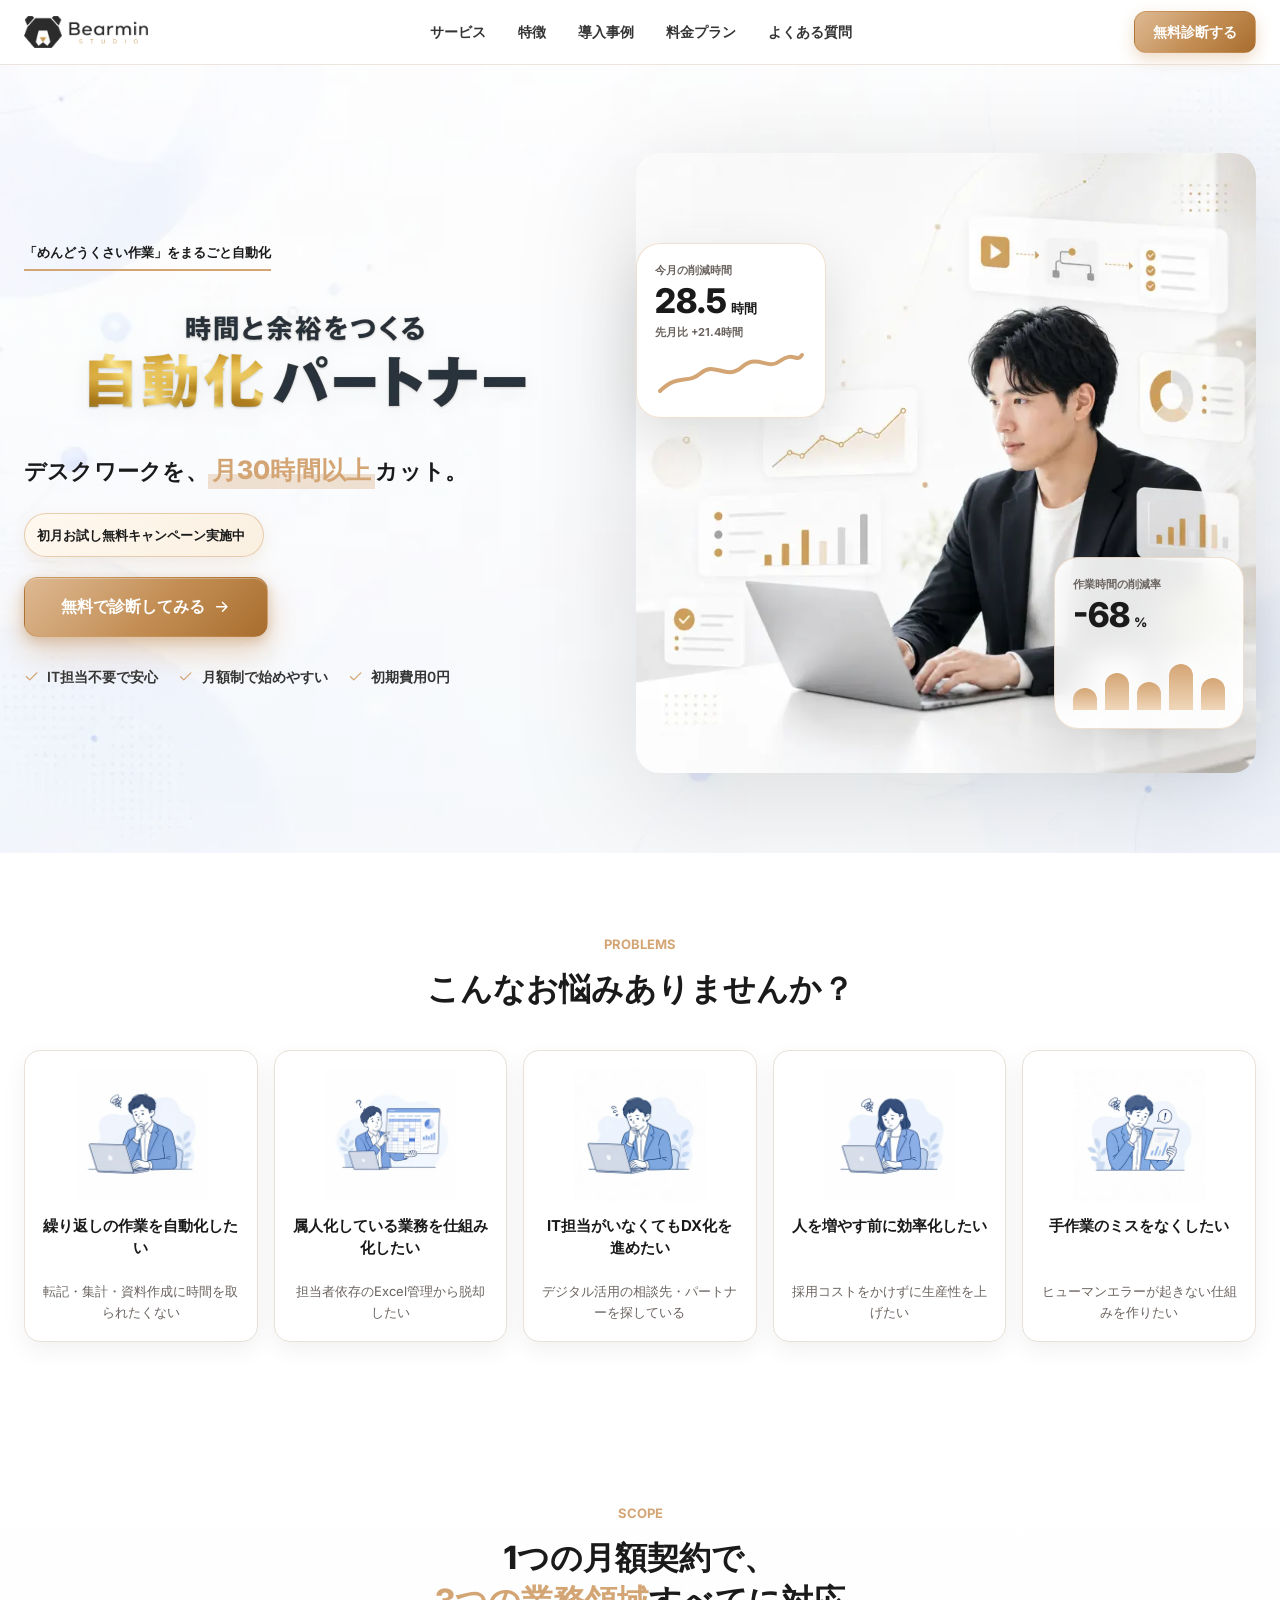
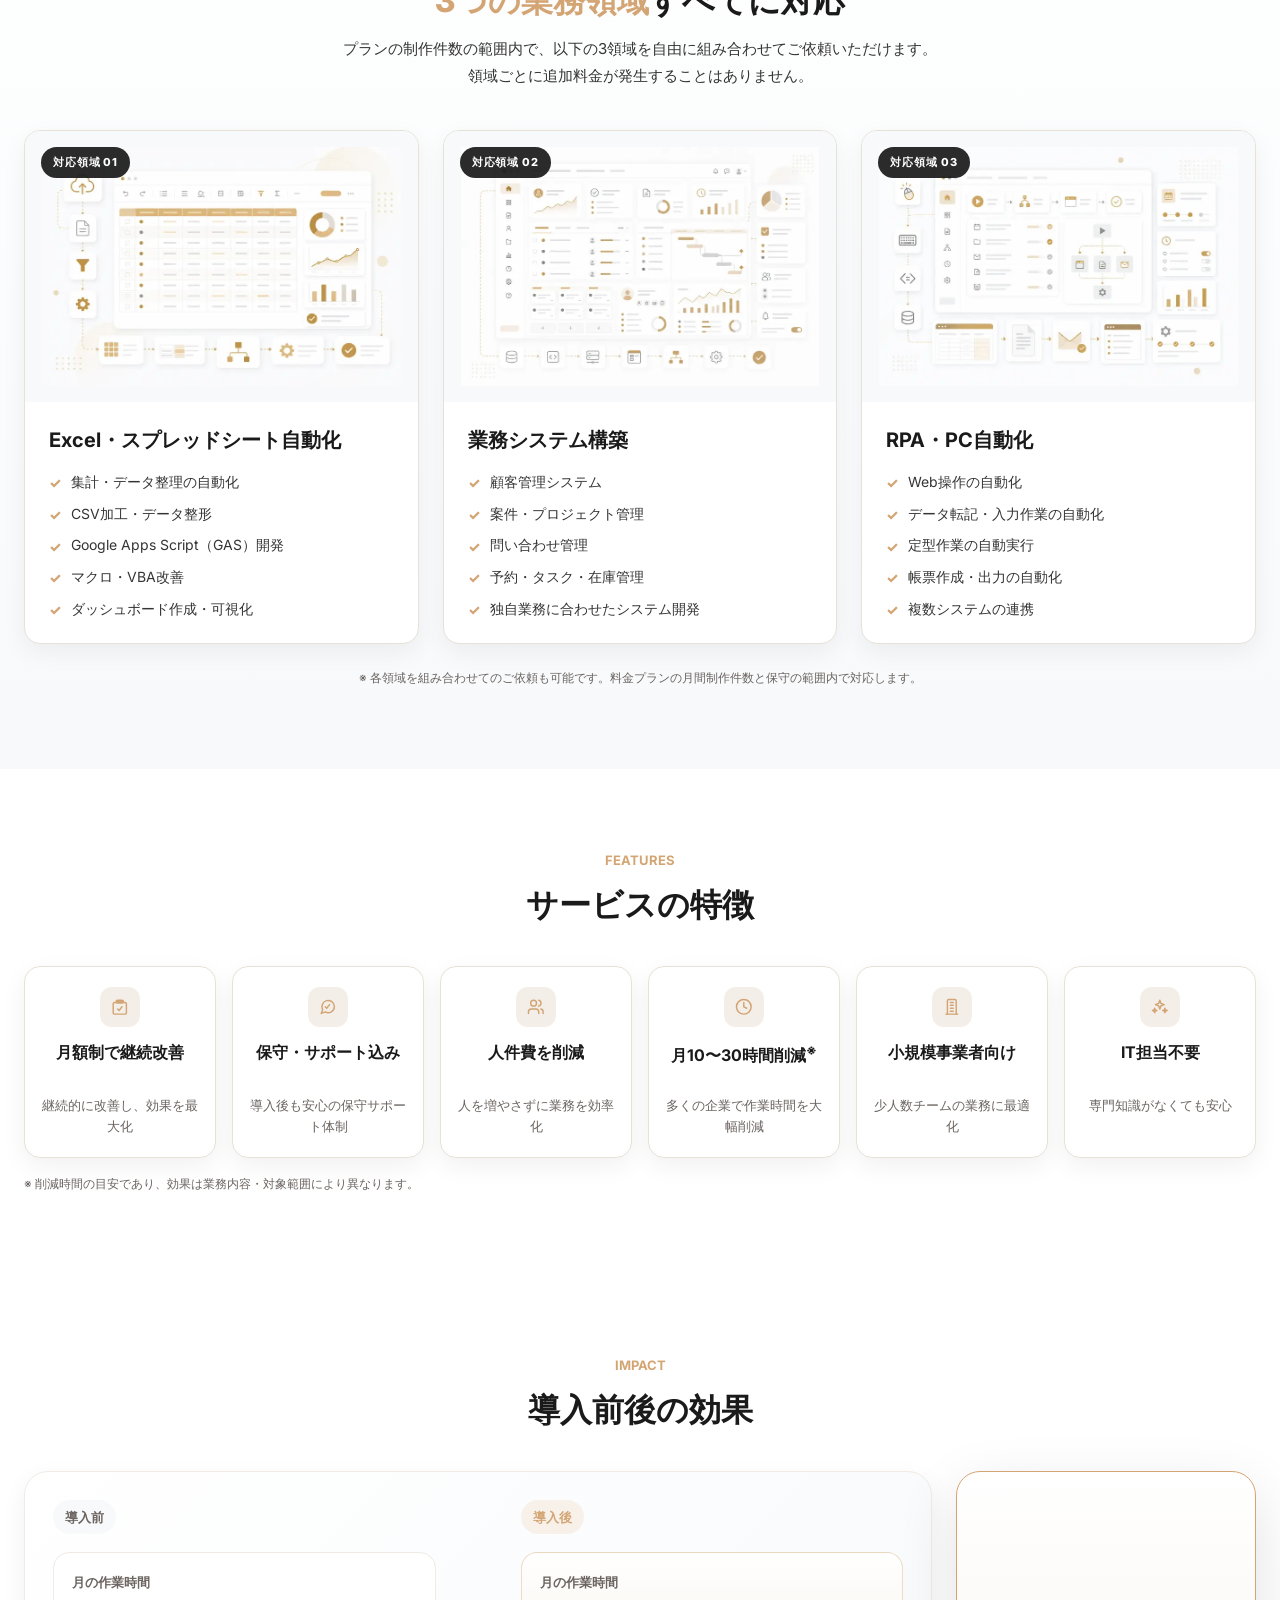
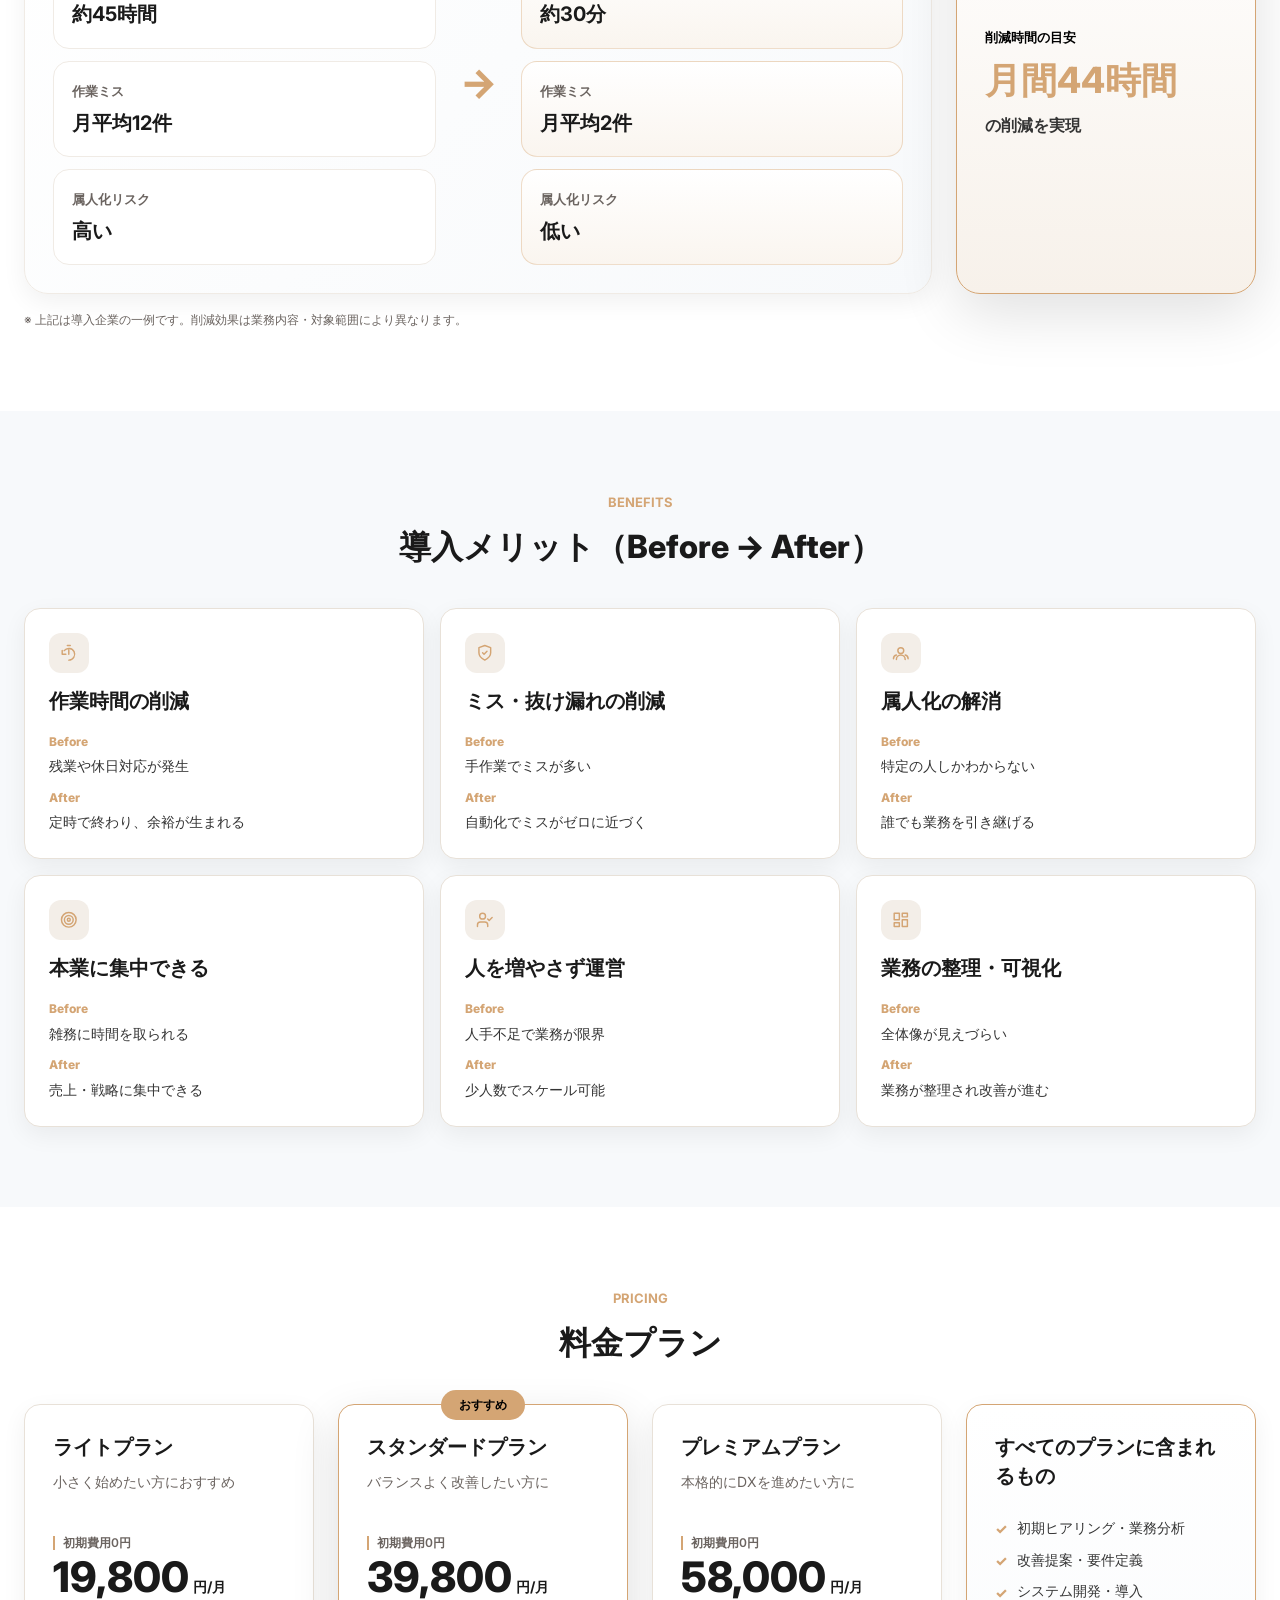
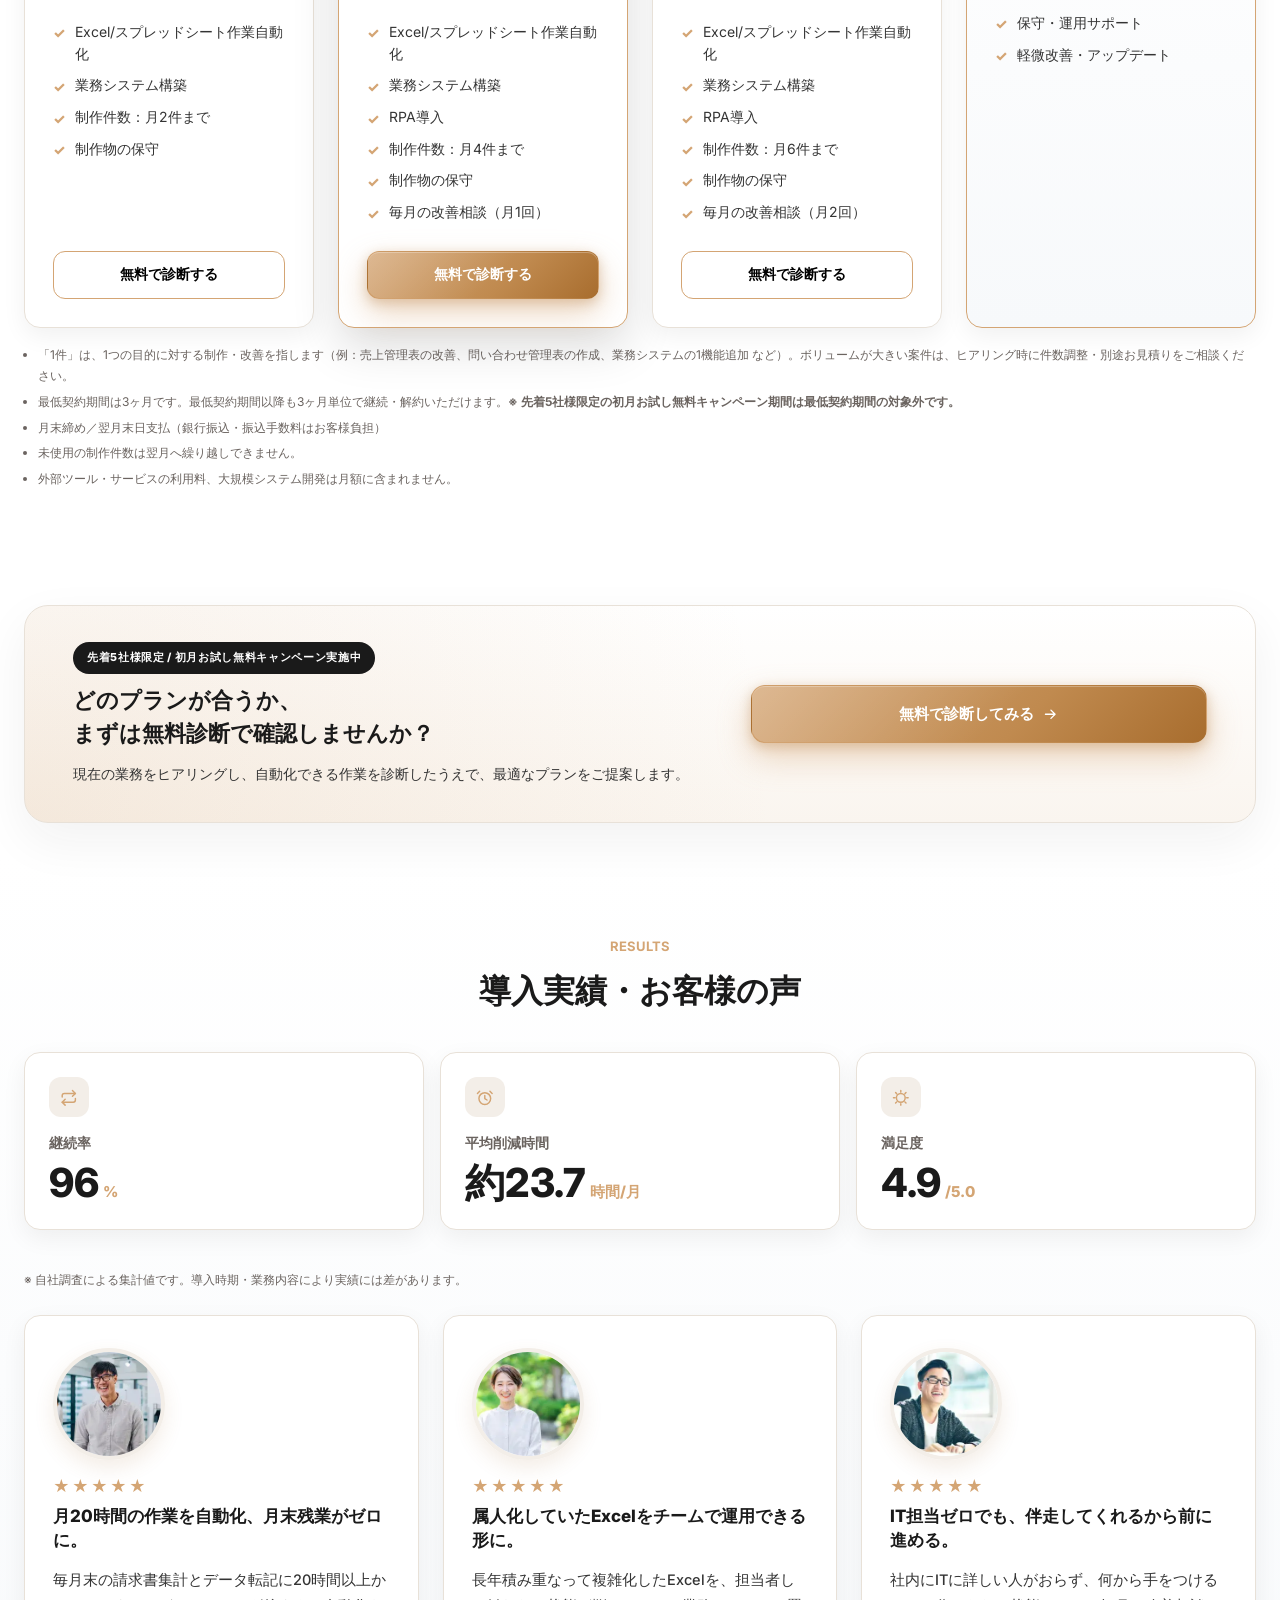
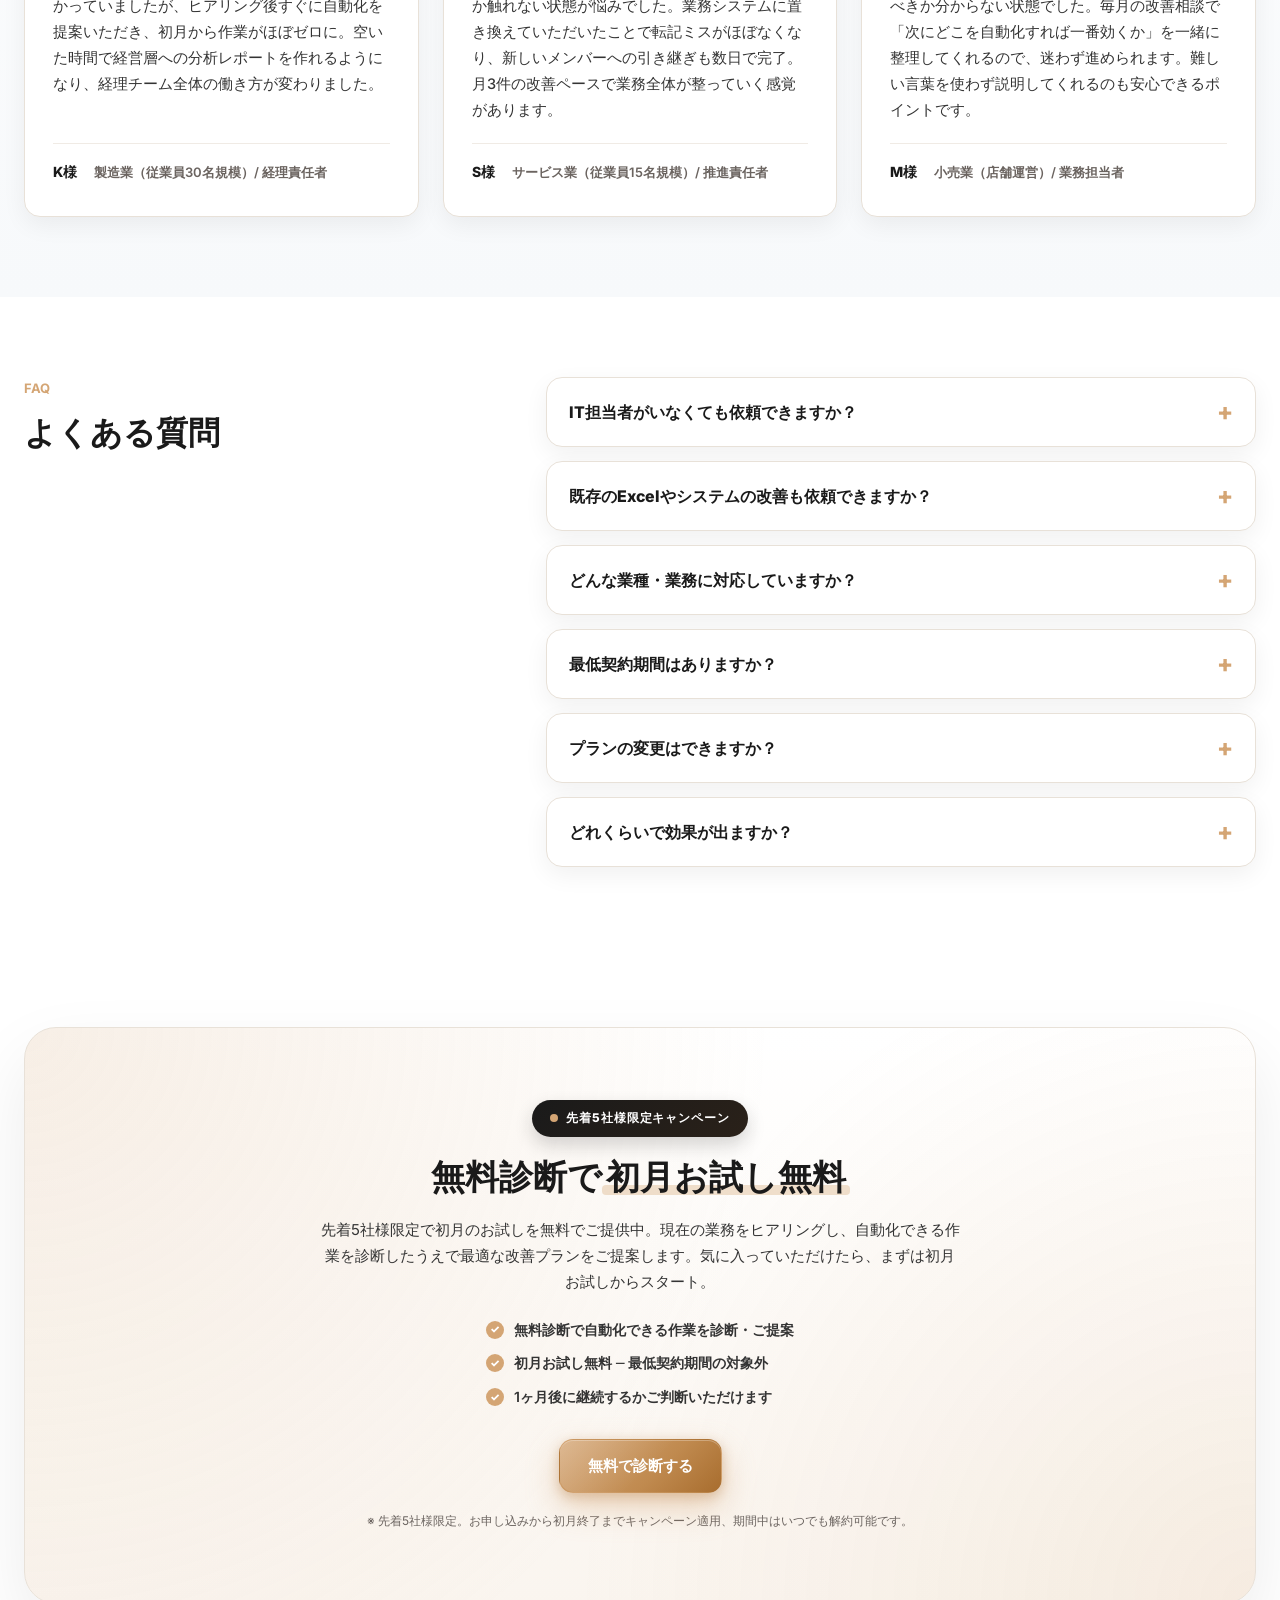
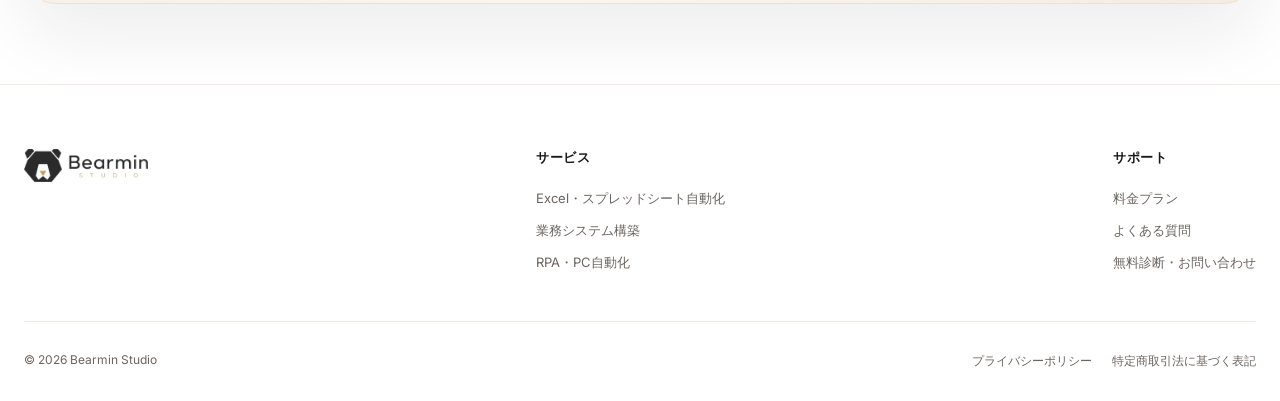
<file: index.html>
<!doctype html>
<html lang="ja">
  <head>
    <meta charset="utf-8">
    <meta name="viewport" content="width=device-width, initial-scale=1">
    <meta
      name="description"
      content="Bearmin Studioは、中小事業者のExcel自動化、業務システム構築、RPA導入を支援する業務自動化パートナーです。"
    >
    <title>Bearmin Studio | 業務自動化パートナー</title>
    <link rel="canonical" href="https://bearmin.jp/">
    <meta property="og:type" content="website">
    <meta property="og:site_name" content="Bearmin Studio">
    <meta property="og:title" content="Bearmin Studio | 業務自動化パートナー">
    <meta property="og:description" content="中小事業者のExcel自動化、業務システム構築、RPA導入を月額制で支援。先着5社様限定で初月お試し無料キャンペーン実施中。">
    <meta property="og:url" content="https://bearmin.jp/">
    <meta property="og:image" content="https://bearmin.jp/assets/images/og-default.png">
    <meta property="og:image:width" content="1200">
    <meta property="og:image:height" content="630">
    <meta property="og:image:alt" content="Bearmin Studio - 時間と余裕をつくる自動化パートナー">
    <meta property="og:locale" content="ja_JP">
    <meta name="twitter:card" content="summary_large_image">
    <meta name="twitter:title" content="Bearmin Studio | 業務自動化パートナー">
    <meta name="twitter:description" content="中小事業者のExcel自動化、業務システム構築、RPA導入を月額制で支援。先着5社様限定で初月お試し無料キャンペーン実施中。">
    <meta name="twitter:image" content="https://bearmin.jp/assets/images/og-default.png">
    <meta name="twitter:image:alt" content="Bearmin Studio - 時間と余裕をつくる自動化パートナー">
    <link rel="preconnect" href="https://fonts.googleapis.com">
    <link rel="preconnect" href="https://fonts.gstatic.com" crossorigin>
    <link rel="preload" as="image" href="assets/images/background_elements.webp" fetchpriority="high">
    <link rel="preload" as="image" href="assets/images/hero_title.webp" fetchpriority="high">
    <link rel="preload" as="image" href="assets/images/hero_black_gold.webp" fetchpriority="high">
    <link
      rel="preload"
      as="style"
      href="https://fonts.googleapis.com/css2?family=Inter:wght@600;700;800&display=swap"
    >
    <link
      href="https://fonts.googleapis.com/css2?family=Inter:wght@600;700;800&display=swap"
      rel="stylesheet"
      media="print"
      onload="this.media='all'"
    >
    <noscript>
      <link
        href="https://fonts.googleapis.com/css2?family=Inter:wght@600;700;800&display=swap"
        rel="stylesheet"
      >
    </noscript>
    <link rel="icon" href="assets/images/logo-mark.png" type="image/png">
    <link rel="stylesheet" href="styles.css">
    <script>
      window.addEventListener('load', function () {
        (function(c,l,a,r,i,t,y){
            c[a]=c[a]||function(){(c[a].q=c[a].q||[]).push(arguments)};
            t=l.createElement(r);t.async=1;t.src="https://www.clarity.ms/tag/"+i;
            y=l.getElementsByTagName(r)[0];y.parentNode.insertBefore(t,y);
        })(window, document, "clarity", "script", "wxgjmoyq2a");
      });
    </script>
    <!-- Google tag (gtag.js) -->
    <script async src="https://www.googletagmanager.com/gtag/js?id=AW-18193139845"></script>
    <script>
      window.dataLayer = window.dataLayer || [];
      function gtag(){dataLayer.push(arguments);}
      gtag('js', new Date());

      gtag('config', 'AW-18193139845');
    </script>
    <!-- Event snippet for リードフォームの送信 conversion page -->
    <script>
      function gtag_report_conversion(url) {
        var callback = function () {
          if (typeof(url) != 'undefined') {
            window.location = url;
          }
        };
        gtag('event', 'conversion', {
            'send_to': 'AW-18193139845/C2YNCOXFt7QcEIWRleND',
            'value': 1.0,
            'currency': 'JPY',
            'event_callback': callback
        });
        return false;
      }
    </script>
  </head>
  <!--
    キャンペーン切り替え:
      <body class="campaign-active">   ← キャンペーン中（初月お試し無料 / 先着5社）
      <body>                            ← 通常表示
  -->
  <body class="campaign-active">
    <svg aria-hidden="true" class="svg-sprite">
      <symbol id="icon-arrow-right" viewBox="0 0 24 24">
        <path d="M5 12h14m-6-6 6 6-6 6" />
      </symbol>
      <symbol id="icon-check" viewBox="0 0 24 24">
        <path d="m20 6-11 11-5-5" />
      </symbol>
      <symbol id="icon-menu" viewBox="0 0 24 24">
        <path d="M4 7h16M4 12h16M4 17h16" />
      </symbol>
      <symbol id="icon-x" viewBox="0 0 24 24">
        <path d="m18 6-12 12M6 6l12 12" />
      </symbol>
      <symbol id="icon-clipboard-check" viewBox="0 0 24 24">
        <path d="M9 5h6m-7 2h8m-1-4H9a2 2 0 0 0-2 2v1H5a2 2 0 0 0-2 2v12a2 2 0 0 0 2 2h14a2 2 0 0 0 2-2V8a2 2 0 0 0-2-2h-2V5a2 2 0 0 0-2-2Z" />
        <path d="m9 15 2 2 4-5" />
      </symbol>
      <symbol id="icon-message-circle-check" viewBox="0 0 24 24">
        <path d="M21 11.5a8.5 8.5 0 0 1-12.5 7.5L3 21l2-5.2A8.5 8.5 0 1 1 21 11.5Z" />
        <path d="m8.5 12 2 2 4-5" />
      </symbol>
      <symbol id="icon-users" viewBox="0 0 24 24">
        <path d="M16 21v-2a4 4 0 0 0-4-4H6a4 4 0 0 0-4 4v2" />
        <path d="M9 11a4 4 0 1 0 0-8 4 4 0 0 0 0 8ZM22 21v-2a4 4 0 0 0-3-3.9M16 3.1a4 4 0 0 1 0 7.8" />
      </symbol>
      <symbol id="icon-clock" viewBox="0 0 24 24">
        <path d="M12 22a10 10 0 1 0 0-20 10 10 0 0 0 0 20Z" />
        <path d="M12 6v6l4 2" />
      </symbol>
      <symbol id="icon-building-2" viewBox="0 0 24 24">
        <path d="M6 22V4a2 2 0 0 1 2-2h8a2 2 0 0 1 2 2v18" />
        <path d="M4 22h16M10 6h4M10 10h4M10 14h4M10 18h4" />
      </symbol>
      <symbol id="icon-sparkles" viewBox="0 0 24 24">
        <path d="m12 3 1.6 4.4L18 9l-4.4 1.6L12 15l-1.6-4.4L6 9l4.4-1.6L12 3ZM19 14l.8 2.2L22 17l-2.2.8L19 20l-.8-2.2L16 17l2.2-.8L19 14ZM5 14l.8 2.2L8 17l-2.2.8L5 20l-.8-2.2L2 17l2.2-.8L5 14Z" />
      </symbol>
      <symbol id="icon-timer-reset" viewBox="0 0 24 24">
        <path d="M10 2h4M12 14V8M12 22a8 8 0 1 0-6.3-12.9" />
        <path d="M3 9v5h5" />
      </symbol>
      <symbol id="icon-shield-check" viewBox="0 0 24 24">
        <path d="M12 22s8-4 8-10V5l-8-3-8 3v7c0 6 8 10 8 10Z" />
        <path d="m9 12 2 2 4-4" />
      </symbol>
      <symbol id="icon-users-round" viewBox="0 0 24 24">
        <path d="M18 21a6 6 0 0 0-12 0" />
        <path d="M12 13a4 4 0 1 0 0-8 4 4 0 0 0 0 8ZM22 20a5 5 0 0 0-4-4.9M2 20a5 5 0 0 1 4-4.9" />
      </symbol>
      <symbol id="icon-target" viewBox="0 0 24 24">
        <path d="M12 22a10 10 0 1 0 0-20 10 10 0 0 0 0 20Z" />
        <path d="M12 18a6 6 0 1 0 0-12 6 6 0 0 0 0 12Z" />
        <path d="M12 14a2 2 0 1 0 0-4 2 2 0 0 0 0 4Z" />
      </symbol>
      <symbol id="icon-user-check" viewBox="0 0 24 24">
        <path d="M16 21v-2a4 4 0 0 0-4-4H6a4 4 0 0 0-4 4v2" />
        <path d="M9 11a4 4 0 1 0 0-8 4 4 0 0 0 0 8ZM16 11l2 2 4-4" />
      </symbol>
      <symbol id="icon-layout-dashboard" viewBox="0 0 24 24">
        <path d="M3 3h7v9H3V3ZM14 3h7v5h-7V3ZM14 12h7v9h-7v-9ZM3 16h7v5H3v-5Z" />
      </symbol>
      <symbol id="icon-building" viewBox="0 0 24 24">
        <path d="M3 21h18M5 21V5a2 2 0 0 1 2-2h10a2 2 0 0 1 2 2v16M9 7h1M14 7h1M9 11h1M14 11h1M9 15h1M14 15h1" />
      </symbol>
      <symbol id="icon-repeat" viewBox="0 0 24 24">
        <path d="m17 2 4 4-4 4" />
        <path d="M3 11V9a3 3 0 0 1 3-3h15" />
        <path d="m7 22-4-4 4-4" />
        <path d="M21 13v2a3 3 0 0 1-3 3H3" />
      </symbol>
      <symbol id="icon-alarm-clock" viewBox="0 0 24 24">
        <path d="M12 21a8 8 0 1 0 0-16 8 8 0 0 0 0 16ZM5 3 2 6M19 3l3 3M12 9v4l3 2" />
      </symbol>
      <symbol id="icon-sun" viewBox="0 0 24 24">
        <path d="M12 18a6 6 0 1 0 0-12 6 6 0 0 0 0 12ZM12 2v2M12 20v2M4.9 4.9l1.4 1.4M17.7 17.7l1.4 1.4M2 12h2M20 12h2M4.9 19.1l1.4-1.4M17.7 6.3l1.4-1.4" />
      </symbol>
    </svg>

    <header class="site-header">
      <div class="container header-inner">
        <a class="brand" href="#hero" aria-label="Bearmin Studio トップへ">
          <img class="brand-logo" src="assets/images/logo.webp" alt="Bearmin Studio" width="1322" height="347">
        </a>

        <nav class="site-nav" aria-label="主要ナビゲーション">
          <a href="#services">サービス</a>
          <a href="#features">特徴</a>
          <a href="#results_testimonials">導入事例</a>
          <a href="#pricing">料金プラン</a>
          <a href="#faq">よくある質問</a>
        </nav>

        <div class="header-actions">
          <a class="button button-primary header-primary" href="#final_cta" data-open-modal="diagnosis">無料診断する</a>
        </div>
      </div>
    </header>

    <main>
      <section class="hero section-bg" id="hero">
        <div class="container hero-grid">
          <div class="hero-copy">
            <p class="eyebrow">「めんどうくさい作業」をまるごと自動化</p>
            <h1 class="hero-title">
              <img class="hero-title-image" src="assets/images/hero_title.webp" alt="時間と余裕をつくる 自動化パートナー" width="2508" height="627" fetchpriority="high" decoding="async">
            </h1>
            <p class="hero-catch">
              デスクワークを、<strong>月30時間以上</strong>カット。
            </p>
            <!-- <p class="hero-description">
              Excel・スプレッドシートの自動化から、業務システム構築、RPA導入まで。人がやらなくてもいい作業を減らし、人件費削減、属人化の解消、業務効率向上が叶えられる環境をつくります。
            </p> -->
            <a class="hero-campaign campaign-only" href="#final_cta">
              初月お試し無料キャンペーン実施中
            </a>
            <div class="hero-actions">
              <a class="button button-primary" href="#final_cta" data-open-modal="diagnosis">
                無料で診断してみる
                <svg><use href="#icon-arrow-right"></use></svg>
              </a>
            </div>
            <ul class="trust-list" aria-label="安心して始められる理由">
              <li><svg><use href="#icon-check"></use></svg>IT担当不要で安心</li>
              <li><svg><use href="#icon-check"></use></svg>月額制で始めやすい</li>
              <li><svg><use href="#icon-check"></use></svg>初期費用0円</li>
            </ul>
          </div>

          <div class="hero-visual">
            <img
              class="hero-image"
              src="assets/images/hero_black_gold.webp"
              alt="業務自動化に取り組むビジネスパーソン"
              width="1254"
              height="1254"
              loading="eager"
              fetchpriority="high"
              decoding="async"
            >
            <div class="metric-card metric-time" aria-hidden="true">
              <span class="metric-label">今月の削減時間</span>
              <strong class="metric-value">28.5<span>時間</span></strong>
              <span class="metric-sub">先月比 +21.4時間</span>
              <svg class="metric-sparkline" viewBox="0 0 150 48">
                <path d="M4 40 C22 22, 31 34, 45 22 S70 30, 86 16 S111 20, 124 10 S141 12, 146 4"></path>
              </svg>
            </div>
            <div class="metric-card metric-rate" aria-hidden="true">
              <span class="metric-label">作業時間の削減率</span>
              <strong class="metric-value">-68<span>%</span></strong>
              <div class="metric-bars">
                <span style="height: 34%"></span>
                <span style="height: 58%"></span>
                <span style="height: 44%"></span>
                <span style="height: 72%"></span>
                <span style="height: 50%"></span>
              </div>
            </div>
          </div>
        </div>
      </section>

      <section class="section problems" id="problems">
        <div class="container">
          <div class="section-heading reveal">
            <p class="section-kicker">Problems</p>
            <h2>こんなお悩みありませんか？</h2>
          </div>
          <div class="problem-grid">
            <article class="problem-card reveal">
              <img src="assets/images/problem_repetitive_work.webp" alt="繰り返し作業を自動化したい担当者のイラスト" loading="lazy" width="1254" height="1254">
              <h3>繰り返しの作業を自動化したい</h3>
              <p>転記・集計・資料作成に時間を取られたくない</p>
            </article>
            <article class="problem-card reveal">
              <img src="assets/images/problem_complex_excel.webp" alt="Excel管理の脱却を考える担当者のイラスト" loading="lazy" width="1254" height="1254">
              <h3>属人化している業務を仕組み化したい</h3>
              <p>担当者依存のExcel管理から脱却したい</p>
            </article>
            <article class="problem-card reveal">
              <img src="assets/images/problem_no_it_staff.webp" alt="IT担当がいない中でDX化を進める担当者のイラスト" loading="lazy" width="1254" height="1254">
              <h3>IT担当がいなくてもDX化を進めたい</h3>
              <p>デジタル活用の相談先・パートナーを探している</p>
            </article>
            <article class="problem-card reveal">
              <img src="assets/images/problem_efficiency_before_hiring.webp" alt="採用前の効率化を考える担当者のイラスト" loading="lazy" width="1254" height="1254">
              <h3>人を増やす前に効率化したい</h3>
              <p>採用コストをかけずに生産性を上げたい</p>
            </article>
            <article class="problem-card reveal">
              <img src="assets/images/problem_human_error.webp" alt="ミスのない仕組みを作りたい担当者のイラスト" loading="lazy" width="1254" height="1254">
              <h3>手作業のミスをなくしたい</h3>
              <p>ヒューマンエラーが起きない仕組みを作りたい</p>
            </article>
          </div>
        </div>
      </section>

      <section class="section services" id="services">
        <div class="container">
          <div class="section-heading reveal">
            <p class="section-kicker">Scope</p>
            <h2>1つの月額契約で、<br/><span>3つの業務領域</span>すべてに対応</h2>
            <p class="section-lead">プランの制作件数の範囲内で、以下の3領域を自由に組み合わせてご依頼いただけます。<br/>領域ごとに追加料金が発生することはありません。</p>
          </div>
          <div class="service-grid">
            <article class="service-card service-green reveal">
              <span class="service-tag">対応領域 01</span>
              <img src="assets/images/service_excel_automation_gold.webp" alt="スプレッドシート自動化を表すゴールド基調のダッシュボードUI" loading="lazy" width="1536" height="1024">
              <div class="service-content">
                <h3>Excel・スプレッドシート自動化</h3>
                <ul class="check-list">
                  <li>集計・データ整理の自動化</li>
                  <li>CSV加工・データ整形</li>
                  <li>Google Apps Script（GAS）開発</li>
                  <li>マクロ・VBA改善</li>
                  <li>ダッシュボード作成・可視化</li>
                </ul>
              </div>
            </article>
            <article class="service-card service-blue reveal">
              <span class="service-tag">対応領域 02</span>
              <img src="assets/images/service_business_system_gold.webp" alt="業務システム構築を表すゴールド基調のダッシュボードUI" loading="lazy" width="1536" height="1024">
              <div class="service-content">
                <h3>業務システム構築</h3>
                <ul class="check-list">
                  <li>顧客管理システム</li>
                  <li>案件・プロジェクト管理</li>
                  <li>問い合わせ管理</li>
                  <li>予約・タスク・在庫管理</li>
                  <li>独自業務に合わせたシステム開発</li>
                </ul>
              </div>
            </article>
            <article class="service-card service-purple reveal">
              <span class="service-tag">対応領域 03</span>
              <img src="assets/images/service_rpa_automation_ui.webp" alt="RPA・PC自動化を表す業務フローUI" loading="lazy" width="1536" height="1024">
              <div class="service-content">
                <h3>RPA・PC自動化</h3>
                <ul class="check-list">
                  <li>Web操作の自動化</li>
                  <li>データ転記・入力作業の自動化</li>
                  <li>定型作業の自動実行</li>
                  <li>帳票作成・出力の自動化</li>
                  <li>複数システムの連携</li>
                </ul>
              </div>
            </article>
          </div>
          <p class="services-footnote">※ 各領域を組み合わせてのご依頼も可能です。料金プランの月間制作件数と保守の範囲内で対応します。</p>
        </div>
      </section>

      <section class="section features" id="features">
        <div class="container">
          <div class="section-heading reveal">
            <p class="section-kicker">Features</p>
            <h2>サービスの特徴</h2>
          </div>
          <div class="feature-grid">
            <article class="feature-item reveal">
              <span class="icon-badge"><svg><use href="#icon-clipboard-check"></use></svg></span>
              <h3>月額制で継続改善</h3>
              <p>継続的に改善し、効果を最大化</p>
            </article>
            <article class="feature-item reveal">
              <span class="icon-badge"><svg><use href="#icon-message-circle-check"></use></svg></span>
              <h3>保守・サポート込み</h3>
              <p>導入後も安心の保守サポート体制</p>
            </article>
            <article class="feature-item reveal">
              <span class="icon-badge"><svg><use href="#icon-users"></use></svg></span>
              <h3>人件費を削減</h3>
              <p>人を増やさずに業務を効率化</p>
            </article>
            <article class="feature-item reveal">
              <span class="icon-badge"><svg><use href="#icon-clock"></use></svg></span>
              <h3>月10〜30時間削減<sup>※</sup></h3>
              <p>多くの企業で作業時間を大幅削減</p>
            </article>
            <article class="feature-item reveal">
              <span class="icon-badge"><svg><use href="#icon-building-2"></use></svg></span>
              <h3>小規模事業者向け</h3>
              <p>少人数チームの業務に最適化</p>
            </article>
            <article class="feature-item reveal">
              <span class="icon-badge"><svg><use href="#icon-sparkles"></use></svg></span>
              <h3>IT担当不要</h3>
              <p>専門知識がなくても安心</p>
            </article>
          </div>
          <p class="section-note">※ 削減時間の目安であり、効果は業務内容・対象範囲により異なります。</p>
        </div>
      </section>

      <section class="section before-after" id="before_after_summary">
        <div class="container">
          <div class="section-heading reveal">
            <p class="section-kicker">Impact</p>
            <h2>導入前後の効果</h2>
          </div>
          <div class="effect-layout">
            <div class="comparison-card reveal">
              <div class="comparison-column">
                <p class="comparison-label before-label">導入前</p>
                <div class="comparison-metrics">
                  <div><span>月の作業時間</span><strong>約45時間</strong></div>
                  <div><span>作業ミス</span><strong>月平均12件</strong></div>
                  <div><span>属人化リスク</span><strong>高い</strong></div>
                </div>
              </div>
              <div class="comparison-arrow" aria-hidden="true">→</div>
              <div class="comparison-column after-column">
                <p class="comparison-label after-label">導入後</p>
                <div class="comparison-metrics">
                  <div><span>月の作業時間</span><strong>約30分</strong></div>
                  <div><span>作業ミス</span><strong>月平均2件</strong></div>
                  <div><span>属人化リスク</span><strong>低い</strong></div>
                </div>
              </div>
            </div>
            <aside class="highlight-card reveal">
              <span>削減時間の目安</span>
              <strong>月間44時間</strong>
              <p>の削減を実現</p>
            </aside>
          </div>
          <p class="section-note">※ 上記は導入企業の一例です。削減効果は業務内容・対象範囲により異なります。</p>
        </div>
      </section>

      <section class="section benefits" id="benefits">
        <div class="container">
          <div class="section-heading reveal">
            <p class="section-kicker">Benefits</p>
            <h2>導入メリット（Before → After）</h2>
          </div>
          <div class="benefit-grid">
            <article class="benefit-card reveal">
              <span class="icon-badge"><svg><use href="#icon-timer-reset"></use></svg></span>
              <h3>作業時間の削減</h3>
              <p><span>Before</span>残業や休日対応が発生</p>
              <p><span>After</span>定時で終わり、余裕が生まれる</p>
            </article>
            <article class="benefit-card reveal">
              <span class="icon-badge"><svg><use href="#icon-shield-check"></use></svg></span>
              <h3>ミス・抜け漏れの削減</h3>
              <p><span>Before</span>手作業でミスが多い</p>
              <p><span>After</span>自動化でミスがゼロに近づく</p>
            </article>
            <article class="benefit-card reveal">
              <span class="icon-badge"><svg><use href="#icon-users-round"></use></svg></span>
              <h3>属人化の解消</h3>
              <p><span>Before</span>特定の人しかわからない</p>
              <p><span>After</span>誰でも業務を引き継げる</p>
            </article>
            <article class="benefit-card reveal">
              <span class="icon-badge"><svg><use href="#icon-target"></use></svg></span>
              <h3>本業に集中できる</h3>
              <p><span>Before</span>雑務に時間を取られる</p>
              <p><span>After</span>売上・戦略に集中できる</p>
            </article>
            <article class="benefit-card reveal">
              <span class="icon-badge"><svg><use href="#icon-user-check"></use></svg></span>
              <h3>人を増やさず運営</h3>
              <p><span>Before</span>人手不足で業務が限界</p>
              <p><span>After</span>少人数でスケール可能</p>
            </article>
            <article class="benefit-card reveal">
              <span class="icon-badge"><svg><use href="#icon-layout-dashboard"></use></svg></span>
              <h3>業務の整理・可視化</h3>
              <p><span>Before</span>全体像が見えづらい</p>
              <p><span>After</span>業務が整理され改善が進む</p>
            </article>
          </div>
        </div>
      </section>

      <section class="section pricing" id="pricing">
        <div class="container">
          <div class="section-heading reveal">
            <p class="section-kicker">Pricing</p>
            <h2>料金プラン</h2>
          </div>
          <div class="pricing-grid">
            <article class="price-card reveal">
              <h3>ライトプラン</h3>
              <p class="plan-description">小さく始めたい方におすすめ</p>
              <p class="price-note">初期費用0円</p>
              <p class="price"><span>19,800</span>円/月</p>
              <ul class="check-list">
                <li>Excel/スプレッドシート作業自動化</li>
                <li>業務システム構築</li>
                <li>制作件数：月2件まで</li>
                <li>制作物の保守</li>
              </ul>
              <a class="button button-secondary" href="#final_cta" data-open-modal="diagnosis">無料で診断する</a>
            </article>
            <article class="price-card featured-plan reveal">
              <p class="plan-badge">おすすめ</p>
              <h3>スタンダードプラン</h3>
              <p class="plan-description">バランスよく改善したい方に</p>
              <p class="price-note">初期費用0円</p>
              <p class="price"><span>39,800</span>円/月</p>
              <ul class="check-list">
                <li>Excel/スプレッドシート作業自動化</li>
                <li>業務システム構築</li>
                <li>RPA導入</li>
                <li>制作件数：月4件まで</li>
                <li>制作物の保守</li>
                <li>毎月の改善相談（月1回）</li>
              </ul>
              <a class="button button-primary" href="#final_cta" data-open-modal="diagnosis">無料で診断する</a>
            </article>
            <article class="price-card reveal">
              <h3>プレミアムプラン</h3>
              <p class="plan-description">本格的にDXを進めたい方に</p>
              <p class="price-note">初期費用0円</p>
              <p class="price"><span>58,000</span>円/月</p>
              <ul class="check-list">
                <li>Excel/スプレッドシート作業自動化</li>
                <li>業務システム構築</li>
                <li>RPA導入</li>
                <li>制作件数：月6件まで</li>
                <li>制作物の保守</li>
                <li>毎月の改善相談（月2回）</li>
              </ul>
              <a class="button button-secondary" href="#final_cta" data-open-modal="diagnosis">無料で診断する</a>
            </article>
            <aside class="included-card reveal">
              <h3>すべてのプランに含まれるもの</h3>
              <ul class="check-list">
                <li>初期ヒアリング・業務分析</li>
                <li>改善提案・要件定義</li>
                <li>システム開発・導入</li>
                <li>保守・運用サポート</li>
                <li>軽微改善・アップデート</li>
              </ul>
            </aside>
          </div>
          <ul class="section-note-list">
            <li>「1件」は、1つの目的に対する制作・改善を指します（例：売上管理表の改善、問い合わせ管理表の作成、業務システムの1機能追加 など）。ボリュームが大きい案件は、ヒアリング時に件数調整・別途お見積りをご相談ください。</li>
            <li>最低契約期間は3ヶ月です。最低契約期間以降も3ヶ月単位で継続・解約いただけます。<strong class="campaign-only">※ 先着5社様限定の初月お試し無料キャンペーン期間は最低契約期間の対象外です。</strong></li>
            <li>月末締め／翌月末日支払（銀行振込・振込手数料はお客様負担）</li>
            <li>未使用の制作件数は翌月へ繰り越しできません。</li>
            <li>外部ツール・サービスの利用料、大規模システム開発は月額に含まれません。</li>
          </ul>
        </div>
      </section>

      <section class="mid-cta" aria-label="無料診断のご案内">
        <div class="container">
          <div class="mid-cta-panel reveal">
            <div class="mid-cta-text">
              <p class="mid-cta-kicker campaign-only">先着5社様限定 / 初月お試し無料キャンペーン実施中</p>
              <h2>どのプランが合うか、<br class="mid-cta-br"/>まずは無料診断で確認しませんか？</h2>
              <p>現在の業務をヒアリングし、自動化できる作業を診断したうえで、最適なプランをご提案します。<br/>
            </div>
            <div class="mid-cta-action">
              <a class="button button-primary" href="#final_cta" data-open-modal="diagnosis">
                無料で診断してみる
                <svg><use href="#icon-arrow-right"></use></svg>
              </a>
            </div>
          </div>
        </div>
      </section>

      <section class="section results" id="results_testimonials">
        <div class="container">
          <div class="section-heading reveal">
            <p class="section-kicker">Results</p>
            <h2>導入実績・お客様の声</h2>
          </div>
          <div class="results-panel">
            <div class="stats-grid">
              <article class="stat-card reveal">
                <span class="icon-badge"><svg><use href="#icon-repeat"></use></svg></span>
                <p>継続率</p>
                <strong>96<span>%</span></strong>
              </article>
              <article class="stat-card reveal">
                <span class="icon-badge"><svg><use href="#icon-alarm-clock"></use></svg></span>
                <p>平均削減時間</p>
                <strong>約23.7<span>時間/月</span></strong>
              </article>
              <article class="stat-card reveal">
                <span class="icon-badge"><svg><use href="#icon-sun"></use></svg></span>
                <p>満足度</p>
                <strong>4.9<span>/5.0</span></strong>
              </article>
            </div>
            <p class="section-note">※ 自社調査による集計値です。導入時期・業務内容により実績には差があります。</p>
            <div class="testimonial-grid">
              <article class="testimonial-card reveal">
                <img src="assets/images/testimonial_avatar_01.webp" alt="製造業の経理責任者のポートレート" loading="lazy" width="427" height="240">
                <div class="testimonial-rating" aria-label="評価 5段階中 5">★★★★★</div>
                <h3 class="testimonial-title">月20時間の作業を自動化、月末残業がゼロに。</h3>
                <blockquote>毎月末の請求書集計とデータ転記に20時間以上かかっていましたが、ヒアリング後すぐに自動化を提案いただき、初月から作業がほぼゼロに。空いた時間で経営層への分析レポートを作れるようになり、経理チーム全体の働き方が変わりました。</blockquote>
                <p><strong>K様</strong>　製造業（従業員30名規模）/ 経理責任者</p>
              </article>
              <article class="testimonial-card reveal">
                <img src="assets/images/testimonial_avatar_02.webp" alt="サービス業の推進責任者のポートレート" loading="lazy" width="360" height="240">
                <div class="testimonial-rating" aria-label="評価 5段階中 5">★★★★★</div>
                <h3 class="testimonial-title">属人化していたExcelをチームで運用できる形に。</h3>
                <blockquote>長年積み重なって複雑化したExcelを、担当者しか触れない状態が悩みでした。業務システムに置き換えていただいたことで転記ミスがほぼなくなり、新しいメンバーへの引き継ぎも数日で完了。月3件の改善ペースで業務全体が整っていく感覚があります。</blockquote>
                <p><strong>S様</strong>　サービス業（従業員15名規模）/ 推進責任者</p>
              </article>
              <article class="testimonial-card reveal">
                <img src="assets/images/testimonial_avatar_03.webp" alt="小売業の業務担当者のポートレート" loading="lazy" width="360" height="240">
                <div class="testimonial-rating" aria-label="評価 5段階中 5">★★★★★</div>
                <h3 class="testimonial-title">IT担当ゼロでも、伴走してくれるから前に進める。</h3>
                <blockquote>社内にITに詳しい人がおらず、何から手をつけるべきか分からない状態でした。毎月の改善相談で「次にどこを自動化すれば一番効くか」を一緒に整理してくれるので、迷わず進められます。難しい言葉を使わず説明してくれるのも安心できるポイントです。</blockquote>
                <p><strong>M様</strong>　小売業（店舗運営）/ 業務担当者</p>
              </article>
            </div>
          </div>
        </div>
      </section>

      <section class="section faq" id="faq">
        <div class="container faq-layout">
          <div class="section-heading reveal">
            <p class="section-kicker">FAQ</p>
            <h2>よくある質問</h2>
          </div>
          <div class="faq-list">
            <details class="faq-item reveal">
              <summary>IT担当者がいなくても依頼できますか？</summary>
              <p>はい。業務内容のヒアリングから要件整理、導入後の運用サポートまでまとめて対応します。「何を自動化できるかわからない」段階からのご相談も歓迎しています。</p>
            </details>
            <details class="faq-item reveal">
              <summary>既存のExcelやシステムの改善も依頼できますか？</summary>
              <p>可能です。すでにお使いの管理表や業務システムを引き継いで、整理・自動化・機能追加を行うご依頼も多くいただいています。</p>
            </details>
            <details class="faq-item reveal">
              <summary>どんな業種・業務に対応していますか？</summary>
              <p>業種は問いません。Excel・スプレッドシートでの管理や、PC上での定型作業がある業務であれば幅広く対応可能です。</p>
            </details>
            <details class="faq-item reveal">
              <summary>最低契約期間はありますか？</summary>
              <p>最低契約期間は3ヶ月です。最低期間以降も3ヶ月単位での継続・解約をお願いしています。<span class="campaign-only">なお、現在実施中の「先着5社様限定 初月お試し無料キャンペーン」期間中は最低契約期間の対象外で、1ヶ月後に継続するかご判断いただけます。</span></p>
            </details>
            <details class="faq-item reveal">
              <summary>プランの変更はできますか？</summary>
              <p>月単位でプランの変更が可能です。業務の状況に応じてライト・スタンダード・プレミアムを柔軟に切り替えていただけます。</p>
            </details>
            <details class="faq-item reveal">
              <summary>どれくらいで効果が出ますか？</summary>
              <p>納品翌日から効果を実感いただけます。1件の自動化で月10〜30時間の作業削減、転記・集計ミスが月12件から2件程度に減った事例があります。継続契約で対象業務を広げていくほど削減時間は積み上がり、月40時間以上の削減を実現した企業様も。属人化の解消や担当者の心理的負担の軽減など、数値以外の効果も同時に得られます。※効果は業務内容・対象範囲により異なります。</p>
            </details>
          </div>
        </div>
      </section>

      <section class="section final-cta" id="final_cta">
        <div class="container">
          <div class="cta-panel reveal">
            <div class="cta-copy">
              <p class="cta-badge campaign-only">先着5社様限定キャンペーン</p>
              <p class="cta-kicker campaign-hidden">FREE DIAGNOSIS</p>
              <h2 class="campaign-only">無料診断で<span>初月お試し無料</span></h2>
              <h2 class="campaign-hidden">まずは<span>無料診断</span>から<br/>はじめませんか？</h2>
              <p class="cta-lead campaign-only">先着5社様限定で初月のお試しを無料でご提供中。現在の業務をヒアリングし、自動化できる作業を診断したうえで最適な改善プランをご提案します。気に入っていただけたら、まずは初月お試しからスタート。</p>
              <p class="cta-lead campaign-hidden">現在の業務をヒアリングし、自動化できる作業を診断したうえで最適な改善プランをご提案します。強引な営業は一切ありません。</p>
              <ul class="cta-points campaign-only">
                <li>無料診断で自動化できる作業を診断・ご提案</li>
                <li>初月お試し無料 ─ 最低契約期間の対象外</li>
                <li>1ヶ月後に継続するかご判断いただけます</li>
              </ul>
              <ul class="cta-points campaign-hidden">
                <li>業務ヒアリングは Chatwork でやり取り</li>
                <li>自動化できる作業を診断・ご提案</li>
                <li>そのまま依頼しなくてもOK</li>
              </ul>
              <div class="cta-actions">
                <a class="button button-primary" href="mailto:contact@bearmin.jp" data-open-modal="diagnosis">無料で診断する</a>
              </div>
              <p class="cta-finetext campaign-only">※ 先着5社様限定。お申し込みから初月終了までキャンペーン適用、期間中はいつでも解約可能です。</p>
            </div>
          </div>
        </div>
      </section>
    </main>

    <footer class="site-footer">
      <div class="container footer-grid">
        <div class="footer-brand">
          <a class="brand" href="#hero" aria-label="Bearmin Studio トップへ">
            <img class="brand-logo" src="assets/images/logo.webp" alt="Bearmin Studio" width="1322" height="347">
          </a>
        </div>
        <div class="footer-column">
          <h2>サービス</h2>
          <a href="#services">Excel・スプレッドシート自動化</a>
          <a href="#services">業務システム構築</a>
          <a href="#services">RPA・PC自動化</a>
        </div>
        <div class="footer-column">
          <h2>サポート</h2>
          <a href="#pricing">料金プラン</a>
          <a href="#faq">よくある質問</a>
          <a href="#final_cta" data-open-modal="diagnosis">無料診断・お問い合わせ</a>
        </div>
      </div>
      <div class="footer-bottom container">
        <p class="copyright">© 2026 Bearmin Studio</p>
        <ul class="footer-legal">
          <li><a href="privacy.html">プライバシーポリシー</a></li>
          <li><a href="tokushoho.html">特定商取引法に基づく表記</a></li>
        </ul>
      </div>
    </footer>

    <dialog class="diagnosis-modal" id="diagnosisModal" aria-labelledby="diagnosisModalTitle">
      <div class="diagnosis-modal-card">
        <button class="diagnosis-modal-close" type="button" aria-label="閉じる" data-close-modal>
          <svg><use href="#icon-x"></use></svg>
        </button>
        <header class="diagnosis-modal-header">
          <p class="diagnosis-modal-kicker">無料診断のお申し込み</p>
          <h2 id="diagnosisModalTitle">業務を診断し、改善プランをご提案</h2>
          <p class="diagnosis-modal-lead">ご入力いただいた内容をもとに、メールで折り返しご連絡いたします。<br/><span class="campaign-only">現在「先着5社様限定 初月お試し無料キャンペーン」を実施中です。</span></p>
        </header>
        <!--
          ssgform: https://ssgform.com/s/gYqsa8fzItap
          送信先: contact@bearmin.jp
          ※ name 属性は ssgform 側で設定したフィールド名と一致させてください。
        -->
        <form class="diagnosis-form" action="https://ssgform.com/s/gYqsa8fzItap" method="post">
          <div class="diagnosis-form-row">
            <label class="diagnosis-field">
              <span class="diagnosis-field-label">お名前 <em>必須</em></span>
              <input type="text" name="name" required autocomplete="name" placeholder="山田 太郎">
            </label>
            <label class="diagnosis-field">
              <span class="diagnosis-field-label">会社名・屋号</span>
              <input type="text" name="company" autocomplete="organization" placeholder="株式会社○○">
            </label>
          </div>
          <label class="diagnosis-field">
            <span class="diagnosis-field-label">メールアドレス <em>必須</em></span>
            <input type="email" name="email" required autocomplete="email" placeholder="example@bearmin.jp">
          </label>
          <label class="diagnosis-field">
            <span class="diagnosis-field-label">ご興味のあるプラン</span>
            <select name="plan">
              <option value="">未選択</option>
              <option value="ライトプラン（19,800円/月）">ライトプラン（19,800円/月）</option>
              <option value="スタンダードプラン（39,800円/月）">スタンダードプラン（39,800円/月）</option>
              <option value="プレミアムプラン（58,000円/月）">プレミアムプラン（58,000円/月）</option>
              <option value="どれが合うか相談したい">どれが合うか相談したい</option>
            </select>
          </label>
          <fieldset class="diagnosis-field diagnosis-checkboxes">
            <legend class="diagnosis-field-label">ご相談・診断したい内容（複数選択可） <em>必須</em></legend>
            <label class="diagnosis-checkbox">
              <input type="checkbox" name="concerns" value="集計・転記作業を自動化したい">
              <span>集計・転記作業を自動化したい</span>
            </label>
            <label class="diagnosis-checkbox">
              <input type="checkbox" name="concerns" value="Excel・スプレッドシートを使いやすくしたい">
              <span>Excel・スプレッドシートを使いやすくしたい</span>
            </label>
            <label class="diagnosis-checkbox">
              <input type="checkbox" name="concerns" value="業務システムを新しく作りたい">
              <span>業務システムを新しく作りたい</span>
            </label>
            <label class="diagnosis-checkbox">
              <input type="checkbox" name="concerns" value="既存のExcel・システムを改善したい">
              <span>既存のExcel・システムを改善したい</span>
            </label>
            <label class="diagnosis-checkbox">
              <input type="checkbox" name="concerns" value="毎日のPC作業を自動化したい">
              <span>毎日のPC作業を自動化したい</span>
            </label>
            <label class="diagnosis-checkbox">
              <input type="checkbox" name="concerns" value="業務を可視化・整理したい">
              <span>業務を可視化・整理したい</span>
            </label>
            <label class="diagnosis-checkbox">
              <input type="checkbox" name="concerns" value="まだ整理できていない / どれが合うか相談したい">
              <span>まだ整理できていない / どれが合うか相談したい</span>
            </label>
          </fieldset>
          <label class="diagnosis-field">
            <span class="diagnosis-field-label">詳細・補足（任意）</span>
            <textarea name="message" rows="4" placeholder="現在のお悩み、ご希望のスタートタイミング、特に困っている業務など、自由にご記入ください。"></textarea>
          </label>
          <label class="diagnosis-consent">
            <input type="checkbox" required>
            <span><a href="privacy.html" target="_blank" rel="noopener">プライバシーポリシー</a>に同意のうえ送信します</span>
          </label>
          <div class="diagnosis-form-actions">
            <button type="button" class="button button-secondary" data-close-modal>キャンセル</button>
            <button type="submit" class="button button-primary">無料診断を申し込む</button>
          </div>
          <p class="diagnosis-form-note">※ 送信内容は <strong>contact@bearmin.jp</strong> に届きます。通常1〜2営業日以内にご返信します。</p>
        </form>
      </div>
    </dialog>

    <script src="script.js" defer></script>
  </body>
</html>
</file>
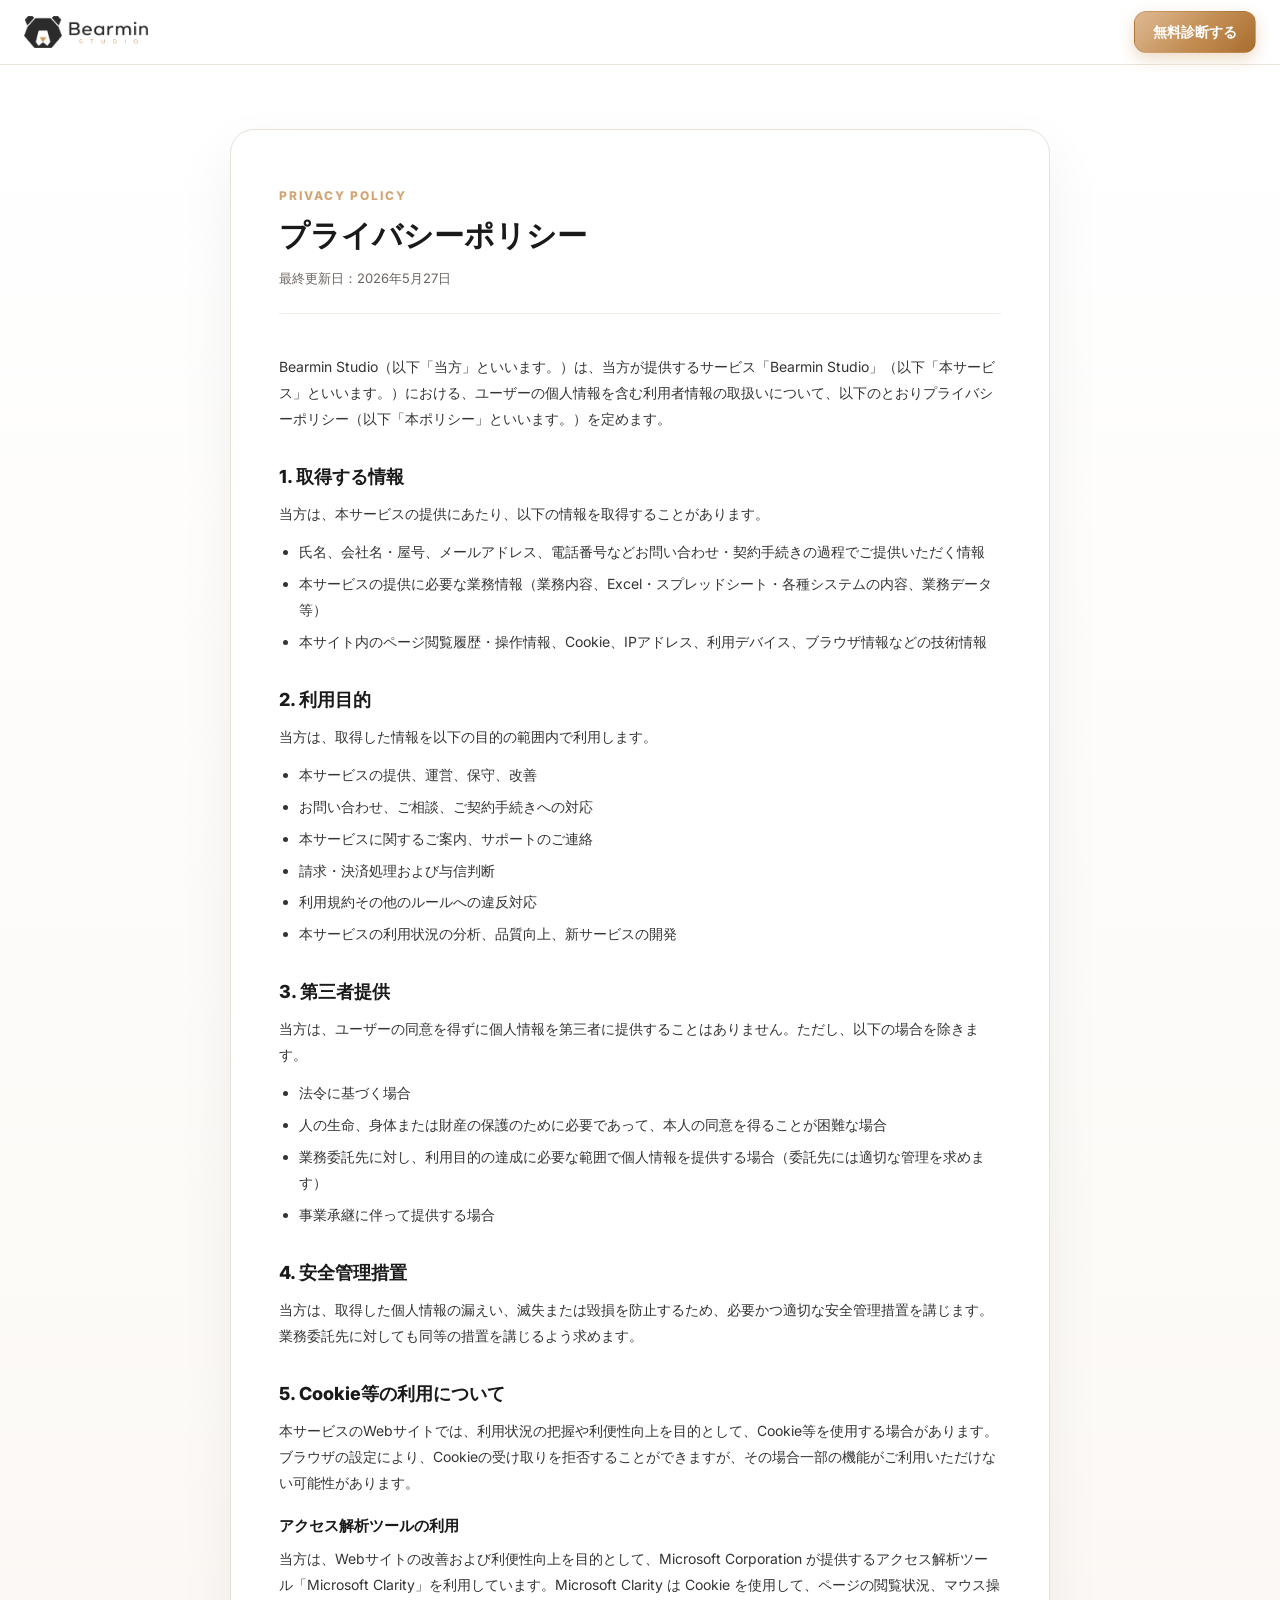
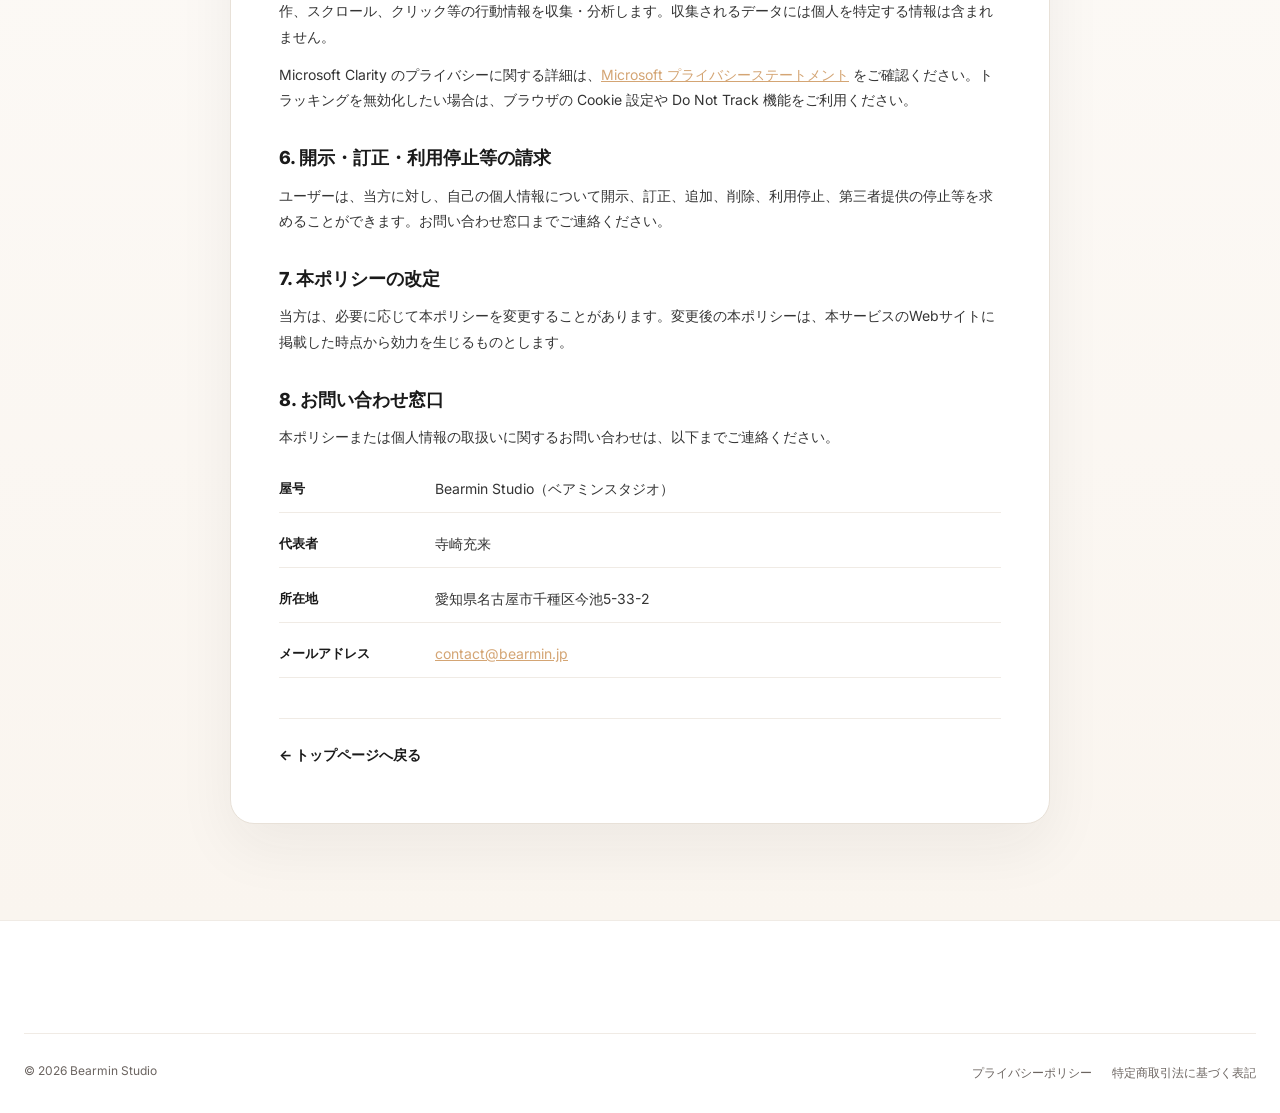
<file: privacy.html>
<!doctype html>
<html lang="ja">
  <head>
    <meta charset="utf-8">
    <meta name="viewport" content="width=device-width, initial-scale=1">
    <meta name="robots" content="noindex">
    <title>プライバシーポリシー | Bearmin Studio</title>
    <link rel="canonical" href="https://bearmin.jp/privacy.html">
    <meta property="og:type" content="article">
    <meta property="og:site_name" content="Bearmin Studio">
    <meta property="og:title" content="プライバシーポリシー | Bearmin Studio">
    <meta property="og:description" content="Bearmin Studioのプライバシーポリシーをご確認いただけます。">
    <meta property="og:url" content="https://bearmin.jp/privacy.html">
    <meta property="og:image" content="https://bearmin.jp/assets/images/og-default.png">
    <meta property="og:image:width" content="1200">
    <meta property="og:image:height" content="630">
    <meta property="og:locale" content="ja_JP">
    <meta name="twitter:card" content="summary_large_image">
    <meta name="twitter:image" content="https://bearmin.jp/assets/images/og-default.png">
    <link rel="preconnect" href="https://fonts.googleapis.com">
    <link rel="preconnect" href="https://fonts.gstatic.com" crossorigin>
    <link
      href="https://fonts.googleapis.com/css2?family=Inter:wght@600;700;800&display=swap"
      rel="stylesheet"
    >
    <link rel="icon" href="assets/images/logo-mark.png" type="image/png">
    <link rel="stylesheet" href="styles.css">
    <script type="text/javascript">
      (function(c,l,a,r,i,t,y){
          c[a]=c[a]||function(){(c[a].q=c[a].q||[]).push(arguments)};
          t=l.createElement(r);t.async=1;t.src="https://www.clarity.ms/tag/"+i;
          y=l.getElementsByTagName(r)[0];y.parentNode.insertBefore(t,y);
      })(window, document, "clarity", "script", "wxgjmoyq2a");
    </script>
    <!-- Google tag (gtag.js) -->
    <script async src="https://www.googletagmanager.com/gtag/js?id=AW-18193139845"></script>
    <script>
      window.dataLayer = window.dataLayer || [];
      function gtag(){dataLayer.push(arguments);}
      gtag('js', new Date());

      gtag('config', 'AW-18193139845');
    </script>
  </head>
  <body>
    <header class="site-header">
      <div class="container header-inner">
        <a class="brand" href="index.html" aria-label="Bearmin Studio トップへ">
          <img class="brand-logo" src="assets/images/logo.webp" alt="Bearmin Studio" width="1322" height="347">
        </a>
        <div class="header-actions">
          <a class="button button-primary header-primary" href="index.html#final_cta">無料診断する</a>
        </div>
      </div>
    </header>

    <main class="legal-main">
      <article class="container legal-article">
        <header class="legal-heading">
          <p class="legal-kicker">PRIVACY POLICY</p>
          <h1>プライバシーポリシー</h1>
          <p class="legal-meta">最終更新日：2026年5月27日</p>
        </header>

        <section class="legal-section">
          <p>Bearmin Studio（以下「当方」といいます。）は、当方が提供するサービス「Bearmin Studio」（以下「本サービス」といいます。）における、ユーザーの個人情報を含む利用者情報の取扱いについて、以下のとおりプライバシーポリシー（以下「本ポリシー」といいます。）を定めます。</p>
        </section>

        <section class="legal-section">
          <h2>1. 取得する情報</h2>
          <p>当方は、本サービスの提供にあたり、以下の情報を取得することがあります。</p>
          <ul>
            <li>氏名、会社名・屋号、メールアドレス、電話番号などお問い合わせ・契約手続きの過程でご提供いただく情報</li>
            <li>本サービスの提供に必要な業務情報（業務内容、Excel・スプレッドシート・各種システムの内容、業務データ等）</li>
            <li>本サイト内のページ閲覧履歴・操作情報、Cookie、IPアドレス、利用デバイス、ブラウザ情報などの技術情報</li>
          </ul>
        </section>

        <section class="legal-section">
          <h2>2. 利用目的</h2>
          <p>当方は、取得した情報を以下の目的の範囲内で利用します。</p>
          <ul>
            <li>本サービスの提供、運営、保守、改善</li>
            <li>お問い合わせ、ご相談、ご契約手続きへの対応</li>
            <li>本サービスに関するご案内、サポートのご連絡</li>
            <li>請求・決済処理および与信判断</li>
            <li>利用規約その他のルールへの違反対応</li>
            <li>本サービスの利用状況の分析、品質向上、新サービスの開発</li>
          </ul>
        </section>

        <section class="legal-section">
          <h2>3. 第三者提供</h2>
          <p>当方は、ユーザーの同意を得ずに個人情報を第三者に提供することはありません。ただし、以下の場合を除きます。</p>
          <ul>
            <li>法令に基づく場合</li>
            <li>人の生命、身体または財産の保護のために必要であって、本人の同意を得ることが困難な場合</li>
            <li>業務委託先に対し、利用目的の達成に必要な範囲で個人情報を提供する場合（委託先には適切な管理を求めます）</li>
            <li>事業承継に伴って提供する場合</li>
          </ul>
        </section>

        <section class="legal-section">
          <h2>4. 安全管理措置</h2>
          <p>当方は、取得した個人情報の漏えい、滅失または毀損を防止するため、必要かつ適切な安全管理措置を講じます。業務委託先に対しても同等の措置を講じるよう求めます。</p>
        </section>

        <section class="legal-section">
          <h2>5. Cookie等の利用について</h2>
          <p>本サービスのWebサイトでは、利用状況の把握や利便性向上を目的として、Cookie等を使用する場合があります。ブラウザの設定により、Cookieの受け取りを拒否することができますが、その場合一部の機能がご利用いただけない可能性があります。</p>
          <h3>アクセス解析ツールの利用</h3>
          <p>当方は、Webサイトの改善および利便性向上を目的として、Microsoft Corporation が提供するアクセス解析ツール「Microsoft Clarity」を利用しています。Microsoft Clarity は Cookie を使用して、ページの閲覧状況、マウス操作、スクロール、クリック等の行動情報を収集・分析します。収集されるデータには個人を特定する情報は含まれません。</p>
          <p>Microsoft Clarity のプライバシーに関する詳細は、<a href="https://privacy.microsoft.com/privacystatement" target="_blank" rel="noopener">Microsoft プライバシーステートメント</a> をご確認ください。トラッキングを無効化したい場合は、ブラウザの Cookie 設定や Do Not Track 機能をご利用ください。</p>
        </section>

        <section class="legal-section">
          <h2>6. 開示・訂正・利用停止等の請求</h2>
          <p>ユーザーは、当方に対し、自己の個人情報について開示、訂正、追加、削除、利用停止、第三者提供の停止等を求めることができます。お問い合わせ窓口までご連絡ください。</p>
        </section>

        <section class="legal-section">
          <h2>7. 本ポリシーの改定</h2>
          <p>当方は、必要に応じて本ポリシーを変更することがあります。変更後の本ポリシーは、本サービスのWebサイトに掲載した時点から効力を生じるものとします。</p>
        </section>

        <section class="legal-section">
          <h2>8. お問い合わせ窓口</h2>
          <p>本ポリシーまたは個人情報の取扱いに関するお問い合わせは、以下までご連絡ください。</p>
          <dl class="legal-meta-list">
            <div><dt>屋号</dt><dd>Bearmin Studio（ベアミンスタジオ）</dd></div>
            <div><dt>代表者</dt><dd>寺崎充来</dd></div>
            <div><dt>所在地</dt><dd>愛知県名古屋市千種区今池5-33-2</dd></div>
            <div><dt>メールアドレス</dt><dd><a href="mailto:contact@bearmin.jp">contact@bearmin.jp</a></dd></div>
          </dl>
        </section>

        <p class="legal-back">
          <a href="index.html">← トップページへ戻る</a>
        </p>
      </article>
    </main>

    <footer class="site-footer">
      <div class="footer-bottom container">
        <p class="copyright">© 2026 Bearmin Studio</p>
        <ul class="footer-legal">
          <li><a href="privacy.html">プライバシーポリシー</a></li>
          <li><a href="#">特定商取引法に基づく表記</a></li>
        </ul>
      </div>
    </footer>
  </body>
</html>
</file>
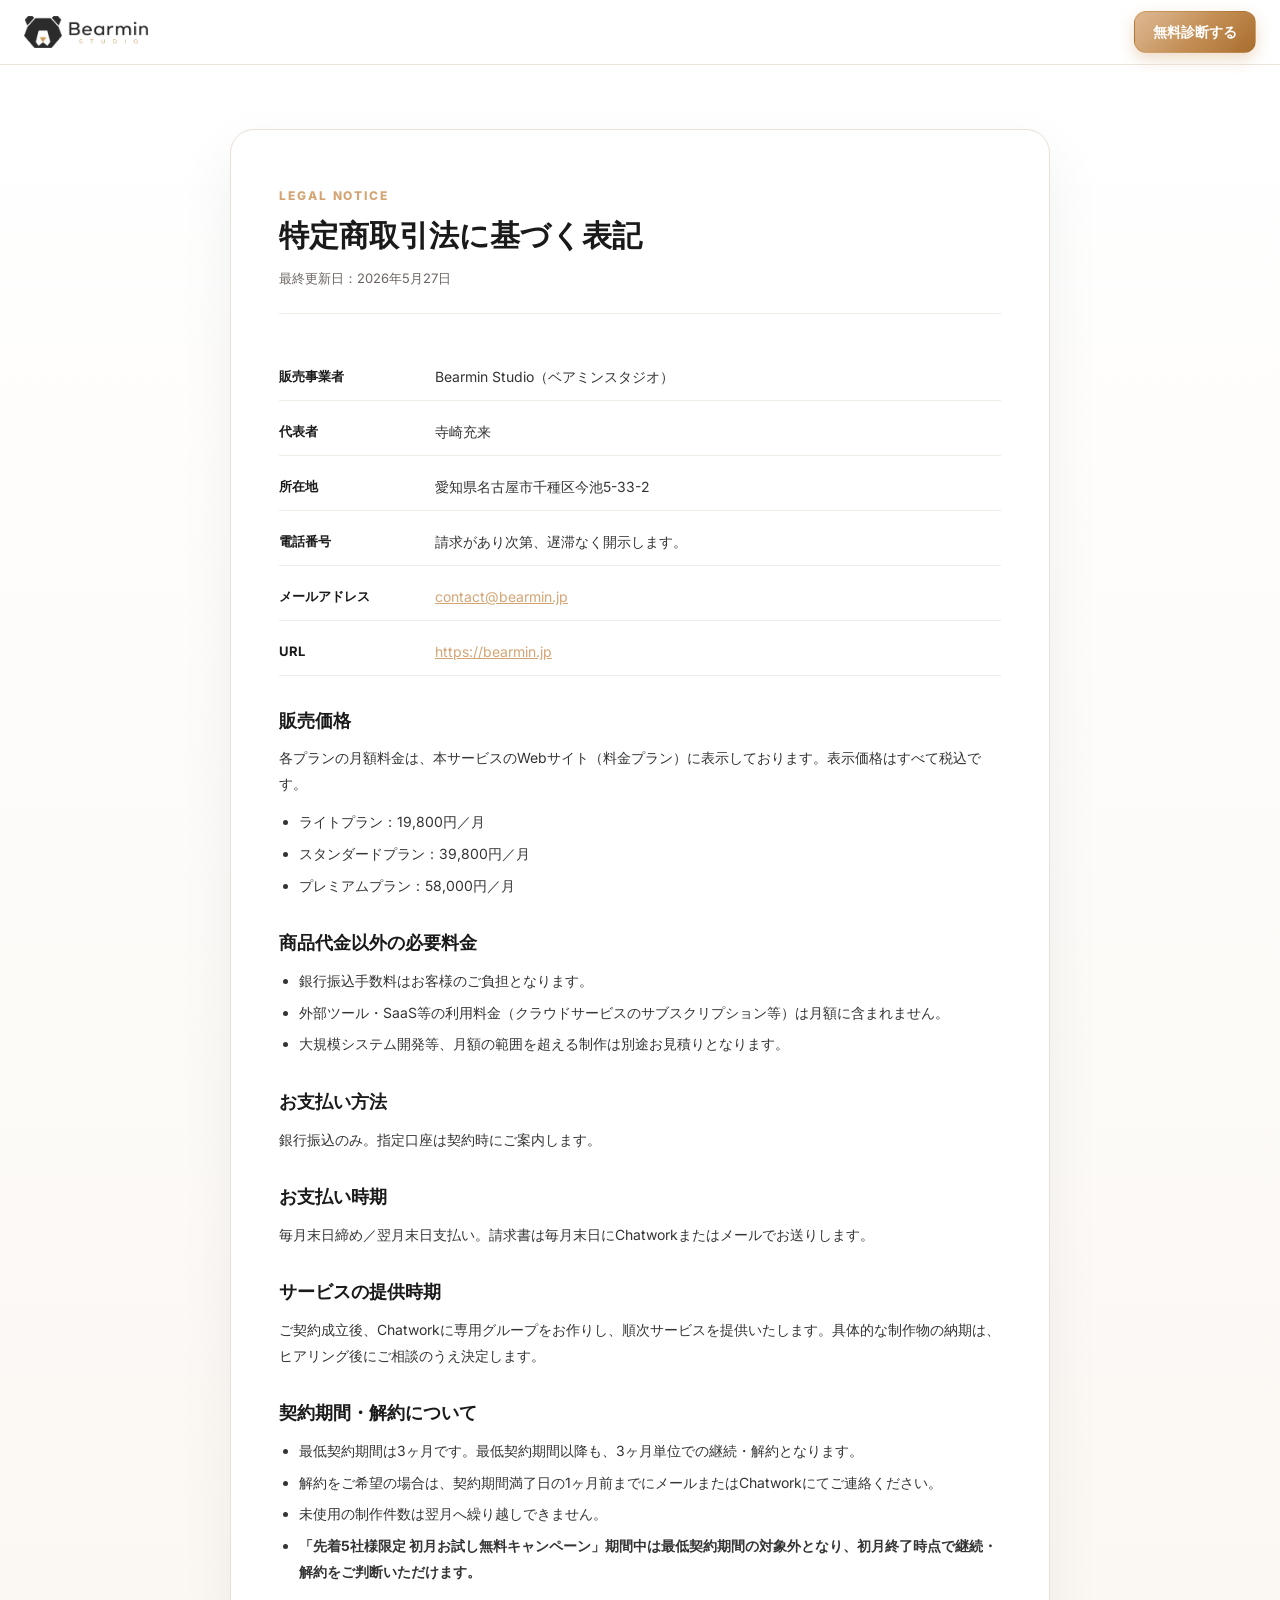
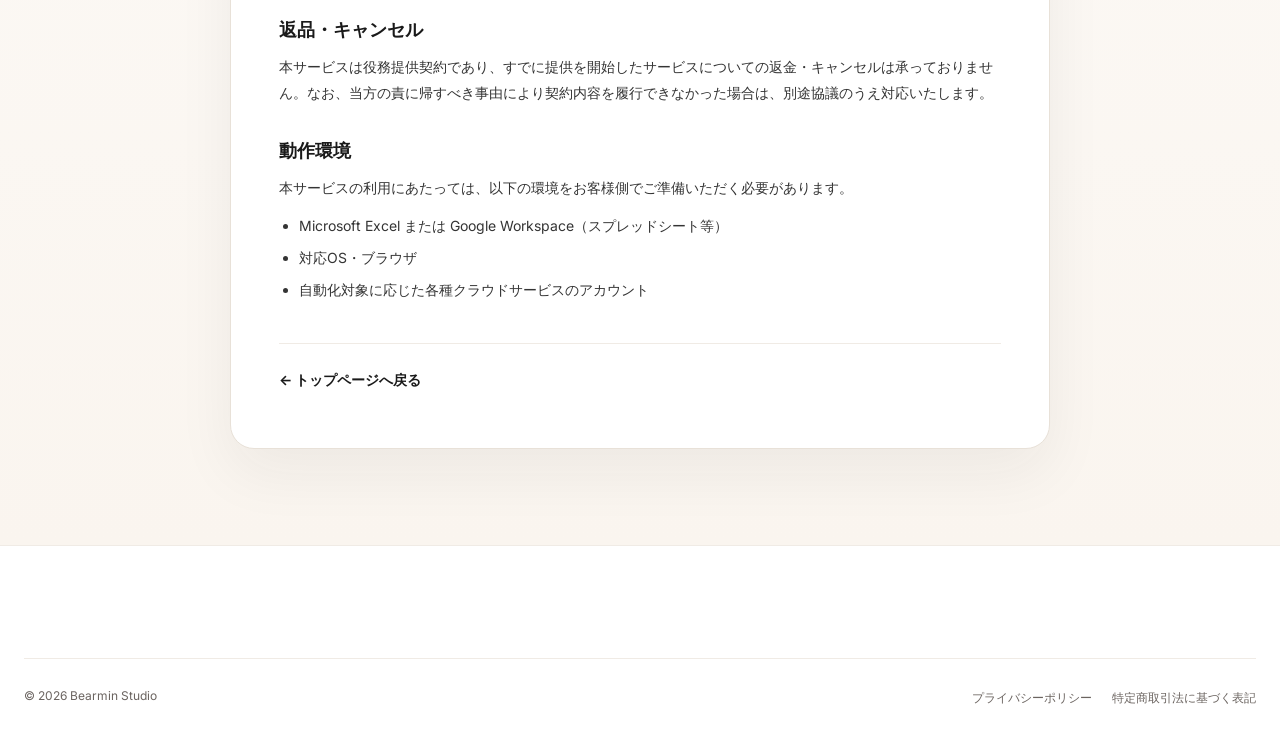
<file: tokushoho.html>
<!doctype html>
<html lang="ja">
  <head>
    <meta charset="utf-8">
    <meta name="viewport" content="width=device-width, initial-scale=1">
    <meta name="robots" content="noindex">
    <title>特定商取引法に基づく表記 | Bearmin Studio</title>
    <link rel="canonical" href="https://bearmin.jp/tokushoho.html">
    <meta property="og:type" content="article">
    <meta property="og:site_name" content="Bearmin Studio">
    <meta property="og:title" content="特定商取引法に基づく表記 | Bearmin Studio">
    <meta property="og:description" content="Bearmin Studioの特定商取引法に基づく表記をご確認いただけます。">
    <meta property="og:url" content="https://bearmin.jp/tokushoho.html">
    <meta property="og:image" content="https://bearmin.jp/assets/images/og-default.png">
    <meta property="og:image:width" content="1200">
    <meta property="og:image:height" content="630">
    <meta property="og:locale" content="ja_JP">
    <meta name="twitter:card" content="summary_large_image">
    <meta name="twitter:image" content="https://bearmin.jp/assets/images/og-default.png">
    <link rel="preconnect" href="https://fonts.googleapis.com">
    <link rel="preconnect" href="https://fonts.gstatic.com" crossorigin>
    <link
      href="https://fonts.googleapis.com/css2?family=Inter:wght@600;700;800&display=swap"
      rel="stylesheet"
    >
    <link rel="icon" href="assets/images/logo-mark.png" type="image/png">
    <link rel="stylesheet" href="styles.css">
    <script type="text/javascript">
      (function(c,l,a,r,i,t,y){
          c[a]=c[a]||function(){(c[a].q=c[a].q||[]).push(arguments)};
          t=l.createElement(r);t.async=1;t.src="https://www.clarity.ms/tag/"+i;
          y=l.getElementsByTagName(r)[0];y.parentNode.insertBefore(t,y);
      })(window, document, "clarity", "script", "wxgjmoyq2a");
    </script>
    <!-- Google tag (gtag.js) -->
    <script async src="https://www.googletagmanager.com/gtag/js?id=AW-18193139845"></script>
    <script>
      window.dataLayer = window.dataLayer || [];
      function gtag(){dataLayer.push(arguments);}
      gtag('js', new Date());

      gtag('config', 'AW-18193139845');
    </script>
  </head>
  <body>
    <header class="site-header">
      <div class="container header-inner">
        <a class="brand" href="index.html" aria-label="Bearmin Studio トップへ">
          <img class="brand-logo" src="assets/images/logo.webp" alt="Bearmin Studio" width="1322" height="347">
        </a>
        <div class="header-actions">
          <a class="button button-primary header-primary" href="index.html#final_cta">無料診断する</a>
        </div>
      </div>
    </header>

    <main class="legal-main">
      <article class="container legal-article">
        <header class="legal-heading">
          <p class="legal-kicker">LEGAL NOTICE</p>
          <h1>特定商取引法に基づく表記</h1>
          <p class="legal-meta">最終更新日：2026年5月27日</p>
        </header>

        <section class="legal-section">
          <dl class="legal-meta-list">
            <div>
              <dt>販売事業者</dt>
              <dd>Bearmin Studio（ベアミンスタジオ）</dd>
            </div>
            <div>
              <dt>代表者</dt>
              <dd>寺崎充来</dd>
            </div>
            <div>
              <dt>所在地</dt>
              <dd>愛知県名古屋市千種区今池5-33-2</dd>
            </div>
            <div>
              <dt>電話番号</dt>
              <dd>請求があり次第、遅滞なく開示します。</dd>
            </div>
            <div>
              <dt>メールアドレス</dt>
              <dd><a href="mailto:contact@bearmin.jp">contact@bearmin.jp</a></dd>
            </div>
            <div>
              <dt>URL</dt>
              <dd><a href="https://bearmin.jp" target="_blank" rel="noopener">https://bearmin.jp</a></dd>
            </div>
          </dl>
        </section>

        <section class="legal-section">
          <h2>販売価格</h2>
          <p>各プランの月額料金は、本サービスのWebサイト（料金プラン）に表示しております。表示価格はすべて税込です。</p>
          <ul>
            <li>ライトプラン：19,800円／月</li>
            <li>スタンダードプラン：39,800円／月</li>
            <li>プレミアムプラン：58,000円／月</li>
          </ul>
        </section>

        <section class="legal-section">
          <h2>商品代金以外の必要料金</h2>
          <ul>
            <li>銀行振込手数料はお客様のご負担となります。</li>
            <li>外部ツール・SaaS等の利用料金（クラウドサービスのサブスクリプション等）は月額に含まれません。</li>
            <li>大規模システム開発等、月額の範囲を超える制作は別途お見積りとなります。</li>
          </ul>
        </section>

        <section class="legal-section">
          <h2>お支払い方法</h2>
          <p>銀行振込のみ。指定口座は契約時にご案内します。</p>
        </section>

        <section class="legal-section">
          <h2>お支払い時期</h2>
          <p>毎月末日締め／翌月末日支払い。請求書は毎月末日にChatworkまたはメールでお送りします。</p>
        </section>

        <section class="legal-section">
          <h2>サービスの提供時期</h2>
          <p>ご契約成立後、Chatworkに専用グループをお作りし、順次サービスを提供いたします。具体的な制作物の納期は、ヒアリング後にご相談のうえ決定します。</p>
        </section>

        <section class="legal-section">
          <h2>契約期間・解約について</h2>
          <ul>
            <li>最低契約期間は3ヶ月です。最低契約期間以降も、3ヶ月単位での継続・解約となります。</li>
            <li>解約をご希望の場合は、契約期間満了日の1ヶ月前までにメールまたはChatworkにてご連絡ください。</li>
            <li>未使用の制作件数は翌月へ繰り越しできません。</li>
            <li><strong>「先着5社様限定 初月お試し無料キャンペーン」期間中は最低契約期間の対象外となり、初月終了時点で継続・解約をご判断いただけます。</strong></li>
          </ul>
        </section>

        <section class="legal-section">
          <h2>返品・キャンセル</h2>
          <p>本サービスは役務提供契約であり、すでに提供を開始したサービスについての返金・キャンセルは承っておりません。なお、当方の責に帰すべき事由により契約内容を履行できなかった場合は、別途協議のうえ対応いたします。</p>
        </section>

        <section class="legal-section">
          <h2>動作環境</h2>
          <p>本サービスの利用にあたっては、以下の環境をお客様側でご準備いただく必要があります。</p>
          <ul>
            <li>Microsoft Excel または Google Workspace（スプレッドシート等）</li>
            <li>対応OS・ブラウザ</li>
            <li>自動化対象に応じた各種クラウドサービスのアカウント</li>
          </ul>
        </section>

        <p class="legal-back">
          <a href="index.html">← トップページへ戻る</a>
        </p>
      </article>
    </main>

    <footer class="site-footer">
      <div class="footer-bottom container">
        <p class="copyright">© 2026 Bearmin Studio</p>
        <ul class="footer-legal">
          <li><a href="privacy.html">プライバシーポリシー</a></li>
          <li><a href="tokushoho.html">特定商取引法に基づく表記</a></li>
        </ul>
      </div>
    </footer>
  </body>
</html>
</file>
<file: styles.css>
:root {
  --color-primary: #1a1a1a;
  --color-primary-dark: #000000;
  --color-primary-light: #f3eee8;
  --color-accent-green: #d4a574;
  --color-accent-purple: #d4a574;
  --color-accent-gold: #d4a574;
  --color-accent-gold-dark: #d4a574;
  --color-text-heading: #1a1a1a;
  --color-text-body: #343434;
  --color-text-muted: #6b6460;
  --color-border: #e8e1d8;
  --color-border-soft: #f0ebe5;
  --color-border-brand: #d4a574;
  --color-bg-soft: #f7f9fb;
  --color-bg-strong: #f3eee8;
  --radius-sm: 8px;
  --radius-md: 12px;
  --radius-card: 16px;
  --radius-xl: 24px;
  --shadow-card: 0 8px 24px rgba(0, 0, 0, 0.06);
  --shadow-floating: 0 20px 60px rgba(0, 0, 0, 0.12);
  --shadow-button: 0 8px 20px rgba(0, 0, 0, 0.2);
  --font-primary: "Inter", -apple-system, BlinkMacSystemFont, "Hiragino Kaku Gothic ProN", "Hiragino Sans", "Yu Gothic", "YuGothic", "Meiryo", system-ui, sans-serif;
  --font-numeric: "Inter", -apple-system, BlinkMacSystemFont, system-ui, sans-serif;
}

* {
  box-sizing: border-box;
}

html {
  scroll-behavior: smooth;
  scroll-padding-top: 80px;
}

body {
  margin: 0;
  color: var(--color-text-body);
  background: #fff;
  font-family: var(--font-primary);
  font-size: 16px;
  font-weight: 400;
  line-height: 1.7;
  text-rendering: optimizeLegibility;
}

body.menu-open {
  overflow: hidden;
}

img {
  display: block;
  max-width: 100%;
  height: auto;
}

a {
  color: inherit;
  text-decoration: none;
}

button,
input,
textarea,
select {
  font: inherit;
}

button {
  cursor: pointer;
}

:focus-visible {
  outline: 3px solid rgba(212, 165, 116, 0.55);
  outline-offset: 4px;
}

.svg-sprite {
  position: absolute;
  width: 0;
  height: 0;
  overflow: hidden;
}

svg {
  width: 1.1em;
  height: 1.1em;
  fill: none;
  stroke: currentColor;
  stroke-linecap: round;
  stroke-linejoin: round;
  stroke-width: 2;
}

.container {
  width: min(100% - 48px, 1280px);
  margin: 0 auto;
}

body:not(.campaign-active) .campaign-only {
  display: none !important;
}

body.campaign-active .campaign-hidden {
  display: none !important;
}

.section {
  padding: 80px 0;
}

.section-bg {
  position: relative;
  overflow: hidden;
  background:
    linear-gradient(180deg, #fff 0%, #f7f9fb 100%);
}

.section-bg::before {
  position: absolute;
  inset: 0;
  content: "";
  background-image: url("assets/images/background_elements.webp");
  background-position: center top;
  background-size: cover;
  opacity: 0.35;
  pointer-events: none;
}

.section-heading {
  max-width: 760px;
  margin: 0 auto 40px;
  text-align: center;
}

.section-kicker {
  margin: 0 0 12px;
  color: var(--color-accent-gold-dark);
  font-size: 13px;
  font-weight: 700;
  letter-spacing: 0;
  text-transform: uppercase;
}

.eyebrow {
  display: inline-block;
  margin: 0 0 16px;
  padding-bottom: 6px;
  border-bottom: 2px solid var(--color-accent-gold);
  color: var(--color-text-heading);
  font-size: 13px;
  font-weight: 700;
  letter-spacing: 0;
}

h1,
h2,
h3,
p {
  margin-top: 0;
}

h1,
h2,
h3 {
  color: var(--color-text-heading);
  letter-spacing: 0;
}

h1 {
  margin-bottom: 24px;
  font-size: 48px;
  font-weight: 800;
  line-height: 1.25;
}

h1 span {
  color: var(--color-accent-gold-dark);
}

h2 {
  margin-bottom: 0;
  font-size: 32px;
  font-weight: 800;
  line-height: 1.35;
}

h3 {
  font-size: 20px;
  font-weight: 700;
  line-height: 1.45;
}

.button {
  display: inline-flex;
  min-height: 48px;
  align-items: center;
  justify-content: center;
  gap: 8px;
  padding: 0 24px;
  border: 1px solid transparent;
  border-radius: 12px;
  font-size: 14px;
  font-weight: 700;
  line-height: 1.2;
  transition: transform 180ms ease, box-shadow 180ms ease, background 180ms ease, border-color 180ms ease;
  white-space: nowrap;
}

.button:hover {
  transform: translateY(-1px);
}

.button-primary {
  position: relative;
  color: #fff;
  background:
    linear-gradient(135deg, #d4a574 0%, #c08a4f 60%, #a86d2e 100%);
  box-shadow:
    0 14px 32px rgba(212, 165, 116, 0.45),
    0 4px 12px rgba(168, 109, 46, 0.32),
    inset 0 1px 0 rgba(255, 255, 255, 0.28);
}

.button-primary::before {
  position: absolute;
  inset: 0;
  content: "";
  border-radius: inherit;
  background: linear-gradient(135deg, rgba(255, 255, 255, 0.22) 0%, rgba(255, 255, 255, 0) 55%);
  pointer-events: none;
}

.button-primary > * {
  position: relative;
  z-index: 1;
}

.button-primary:hover {
  transform: translateY(-2px);
  background: linear-gradient(135deg, #e0b285 0%, #c79354 60%, #a86d2e 100%);
  box-shadow:
    0 20px 44px rgba(212, 165, 116, 0.55),
    0 6px 18px rgba(168, 109, 46, 0.4),
    inset 0 1px 0 rgba(255, 255, 255, 0.32);
}

.button-primary:active {
  transform: translateY(0);
  box-shadow:
    0 8px 20px rgba(212, 165, 116, 0.4),
    inset 0 1px 0 rgba(255, 255, 255, 0.22);
}

.header-primary {
  box-shadow: 0 6px 16px rgba(212, 165, 116, 0.4);
}

.header-primary:hover {
  box-shadow: 0 10px 22px rgba(212, 165, 116, 0.5);
}

.hero-actions .button-primary,
.cta-actions .button-primary {
  min-height: 60px;
  padding: 0 36px;
  font-size: 16px;
  border-radius: 14px;
  animation: ctaPulse 2.6s ease-in-out infinite;
}

@keyframes ctaPulse {
  0%, 100% {
    box-shadow:
      0 14px 32px rgba(212, 165, 116, 0.45),
      0 4px 12px rgba(168, 109, 46, 0.32),
      inset 0 1px 0 rgba(255, 255, 255, 0.28);
  }
  50% {
    box-shadow:
      0 18px 42px rgba(212, 165, 116, 0.62),
      0 6px 16px rgba(168, 109, 46, 0.42),
      0 0 0 6px rgba(212, 165, 116, 0.12),
      inset 0 1px 0 rgba(255, 255, 255, 0.32);
  }
}

.hero-actions .button-primary:hover,
.cta-actions .button-primary:hover {
  animation: none;
}

.button-secondary {
  color: var(--color-primary-dark);
  background: #fff;
  border-color: var(--color-border-brand);
}

.button-secondary:hover {
  background: var(--color-bg-soft);
  border-color: #d4a574;
}

.button-white {
  color: var(--color-primary-dark);
  background: #fff;
  box-shadow: 0 10px 24px rgba(15, 23, 42, 0.16);
}

.button-ghost {
  color: #fff;
  border-color: rgba(255, 255, 255, 0.5);
  background: rgba(255, 255, 255, 0.08);
}

.button-ghost:hover {
  background: rgba(255, 255, 255, 0.14);
}

.site-header {
  position: sticky;
  top: 0;
  z-index: 50;
  border-bottom: 1px solid rgba(232, 225, 216, 0.84);
  background: rgba(255, 255, 255, 0.86);
  backdrop-filter: blur(16px);
}

.header-inner {
  display: flex;
  min-height: 64px;
  align-items: center;
  justify-content: space-between;
  gap: 24px;
}

.brand {
  display: inline-flex;
  align-items: center;
  gap: 10px;
  color: var(--color-text-heading);
  font-size: 18px;
  font-weight: 800;
  line-height: 1;
}

.brand-logo {
  width: 124px;
  height: auto;
  max-height: 36px;
  object-fit: contain;
}

.brand-mark {
  position: relative;
  display: inline-flex;
  width: 32px;
  height: 32px;
  align-items: center;
  justify-content: center;
  border: 2px solid var(--color-primary);
  border-radius: 50%;
  background: #fff;
}

.brand-ear {
  position: absolute;
  top: -3px;
  width: 9px;
  height: 9px;
  border: 2px solid var(--color-primary);
  border-radius: 50%;
  background: #fff;
}

.brand-ear-left {
  left: 3px;
}

.brand-ear-right {
  right: 3px;
}

.brand-face {
  width: 4px;
  height: 4px;
  border-radius: 50%;
  background: var(--color-primary);
  box-shadow: -7px -1px 0 var(--color-primary), 7px -1px 0 var(--color-primary);
}

.site-nav {
  display: flex;
  align-items: center;
  gap: 32px;
  color: var(--color-text-body);
  font-size: 14px;
  font-weight: 600;
}

.site-nav a {
  transition: color 180ms ease;
}

.site-nav a:hover {
  color: var(--color-accent-gold-dark);
}

.header-actions {
  display: flex;
  align-items: center;
  gap: 12px;
}

.header-actions .button {
  min-height: 42px;
  padding: 0 18px;
}

.hero {
  padding: 88px 0 80px;
}

.hero-grid {
  position: relative;
  display: grid;
  grid-template-columns: 1fr 1.1fr;
  gap: 48px;
  align-items: center;
}

.hero-title {
  margin-bottom: 24px;
  font-size: 0;
  line-height: 0;
}

.hero-title-image {
  width: 100%;
  max-width: 560px;
  height: auto;
  filter:
    drop-shadow(0 1px 1px rgba(26, 26, 26, 0.15))
    drop-shadow(0 4px 10px rgba(26, 26, 26, 0.06));
}

.hero-catch {
  margin: 16px 0 24px;
  font-size: 22px;
  font-weight: 700;
  line-height: 1.5;
  color: var(--color-text-heading);
  letter-spacing: 0.01em;
}

.hero-catch strong {
  display: inline-block;
  padding: 0 4px;
  color: var(--color-accent-gold-dark);
  font-size: 1.15em;
  font-weight: 800;
  background: linear-gradient(transparent 60%, rgba(212, 165, 116, 0.32) 60%);
}

.hero-description {
  max-width: 600px;
  margin-bottom: 24px;
  color: var(--color-text-body);
}

.hero-campaign {
  display: inline-flex;
  align-items: center;
  gap: 12px;
  margin-bottom: 20px;
  padding: 10px 18px 10px 12px;
  border: 1px solid rgba(212, 165, 116, 0.5);
  border-radius: 999px;
  background: linear-gradient(135deg, #fff8ef 0%, #faf0e1 100%);
  color: var(--color-text-heading);
  font-size: 13px;
  font-weight: 700;
  box-shadow: 0 6px 16px rgba(212, 165, 116, 0.18);
  transition: transform 180ms ease, box-shadow 180ms ease;
}

.hero-campaign:hover {
  transform: translateY(-1px);
  box-shadow: 0 10px 22px rgba(212, 165, 116, 0.26);
}

.hero-campaign-label {
  padding: 4px 10px;
  border-radius: 999px;
  background: var(--color-primary);
  color: #fff;
  font-size: 11px;
  font-weight: 800;
  letter-spacing: 0.08em;
}

.hero-actions {
  display: flex;
  flex-wrap: wrap;
  gap: 14px;
  margin-bottom: 28px;
}

.trust-list {
  display: flex;
  flex-wrap: wrap;
  gap: 14px 20px;
  padding: 0;
  margin: 0;
  list-style: none;
  color: var(--color-text-body);
  font-size: 14px;
  font-weight: 600;
}

.trust-list li {
  display: inline-flex;
  align-items: center;
  gap: 8px;
}

.trust-list svg,
.check-list li::before {
  color: var(--color-accent-gold);
}

.hero-visual {
  position: relative;
  min-height: 560px;
}

.hero-image {
  width: min(100%, 670px);
  margin-left: auto;
  border-radius: 24px;
  filter: drop-shadow(0 22px 60px rgba(0, 0, 0, 0.12));
}

.metric-card {
  position: absolute;
  width: 190px;
  padding: 18px;
  border: 1px solid rgba(212, 165, 116, 0.34);
  border-radius: 24px;
  background: rgba(255, 255, 255, 0.9);
  box-shadow: var(--shadow-floating);
  color: var(--color-text-heading);
  backdrop-filter: blur(12px);
  animation: float 4200ms ease-in-out infinite;
}

.metric-label,
.metric-sub {
  display: block;
  color: var(--color-text-muted);
  font-size: 11px;
  font-weight: 700;
  line-height: 1.5;
}

.metric-value {
  display: block;
  margin: 4px 0 6px;
  font-family: var(--font-numeric);
  font-size: 34px;
  font-weight: 800;
  line-height: 1.05;
}

.metric-value span {
  margin-left: 4px;
  font-family: var(--font-primary);
  font-size: 13px;
}

.metric-sparkline {
  display: block;
  width: 100%;
  height: 48px;
  margin-top: 10px;
  color: var(--color-accent-gold);
}

.metric-sparkline path {
  fill: none;
  stroke: currentColor;
  stroke-width: 4;
}

.metric-bars {
  display: flex;
  height: 64px;
  align-items: flex-end;
  gap: 8px;
  margin-top: 14px;
}

.metric-bars span {
  flex: 1;
  min-width: 0;
  border-radius: 999px 999px 4px 4px;
  background: linear-gradient(180deg, #d4a574 0%, #f0d7ba 100%);
}

.metric-time {
  top: 90px;
  left: 0;
}

.metric-rate {
  right: 12px;
  bottom: 44px;
  animation-delay: 900ms;
}

.problem-grid {
  display: grid;
  grid-template-columns: repeat(5, minmax(0, 1fr));
  gap: 16px;
}

.problem-card,
.feature-item,
.benefit-card,
.price-card,
.included-card,
.faq-item,
.stat-card,
.testimonial-card {
  border: 1px solid var(--color-border);
  border-radius: var(--radius-card);
  background: #fff;
  box-shadow: var(--shadow-card);
  transition: transform 200ms ease, box-shadow 200ms ease;
}

.problem-card:hover,
.service-card:hover,
.feature-item:hover,
.benefit-card:hover,
.price-card:hover,
.testimonial-card:hover,
.faq-item:hover {
  transform: translateY(-4px);
  box-shadow: 0 16px 40px rgba(0, 0, 0, 0.1);
}

.problem-card {
  min-height: 100%;
  padding: 18px;
  text-align: center;
}

.problem-card img {
  width: 132px;
  aspect-ratio: 1;
  margin: 0 auto 14px;
  object-fit: contain;
}

.problem-card h3 {
  min-height: 58px;
  margin-bottom: 8px;
  font-size: 15px;
}

.problem-card p {
  margin-bottom: 0;
  color: var(--color-text-muted);
  font-size: 13px;
  line-height: 1.6;
}

.services {
  background: linear-gradient(180deg, #fff 0%, #f7f9fb 100%);
}

.service-grid {
  display: grid;
  grid-template-columns: repeat(3, minmax(0, 1fr));
  gap: 24px;
}

.service-card {
  position: relative;
  overflow: hidden;
  border: 1px solid var(--color-border);
  border-radius: var(--radius-card);
  background: #fff;
  box-shadow: var(--shadow-card);
  transition: transform 200ms ease, box-shadow 200ms ease;
}

.service-tag {
  position: absolute;
  top: 16px;
  left: 16px;
  z-index: 1;
  padding: 6px 12px;
  border-radius: 999px;
  background: rgba(26, 26, 26, 0.92);
  color: #fff;
  font-family: var(--font-numeric);
  font-size: 11px;
  font-weight: 800;
  letter-spacing: 0.08em;
}

.section-heading h2 span {
  color: var(--color-accent-gold-dark);
}

.section-lead {
  max-width: 720px;
  margin: 12px auto 0;
  color: var(--color-text-body);
  font-size: 15px;
  line-height: 1.85;
}

.services-footnote {
  margin: 24px 0 0;
  color: var(--color-text-muted);
  font-size: 12px;
  line-height: 1.7;
  text-align: center;
}

.service-card img {
  width: 100%;
  aspect-ratio: 1.45;
  padding: 16px;
  object-fit: contain;
  background: var(--color-bg-soft);
}

.service-content {
  padding: 24px;
}

.service-content h3 {
  margin-bottom: 16px;
}

.service-green h3 {
  color: var(--color-text-heading);
}

.service-blue h3 {
  color: var(--color-text-heading);
}

.service-purple h3 {
  color: var(--color-text-heading);
}

.check-list {
  display: grid;
  gap: 10px;
  padding: 0;
  margin: 0;
  list-style: none;
  color: var(--color-text-body);
  font-size: 14px;
  line-height: 1.55;
}

.check-list li {
  position: relative;
  padding-left: 22px;
}

.check-list li::before {
  position: absolute;
  top: 0.1em;
  left: 0;
  content: "✓";
  color: var(--color-accent-gold);
  font-weight: 800;
}

.feature-grid {
  display: grid;
  grid-template-columns: repeat(6, minmax(0, 1fr));
  gap: 16px;
}

.feature-item {
  min-height: 172px;
  padding: 20px 16px;
  text-align: center;
}

.icon-badge {
  display: inline-flex;
  width: 40px;
  height: 40px;
  align-items: center;
  justify-content: center;
  margin-bottom: 14px;
  border-radius: 12px;
  color: var(--color-accent-gold-dark);
  background: var(--color-primary-light);
}

.feature-item h3 {
  min-height: 48px;
  margin-bottom: 6px;
  font-size: 16px;
}

.feature-item p {
  margin-bottom: 0;
  color: var(--color-text-muted);
  font-size: 13px;
  line-height: 1.6;
}

.before-after {
  background: #fff;
}

.effect-layout {
  display: grid;
  grid-template-columns: minmax(0, 1fr) 300px;
  gap: 24px;
  align-items: stretch;
}

.comparison-card {
  display: grid;
  grid-template-columns: 1fr auto 1fr;
  gap: 24px;
  align-items: center;
  padding: 28px;
  border: 1px solid var(--color-border-soft);
  border-radius: 24px;
  background: linear-gradient(135deg, #fff 0%, #f7f9fb 100%);
  box-shadow: var(--shadow-card);
}

.comparison-label {
  display: inline-flex;
  margin-bottom: 18px;
  padding: 6px 12px;
  border-radius: 999px;
  font-size: 13px;
  font-weight: 800;
}

.before-label {
  color: #6b6460;
  background: #f7f9fb;
}

.after-label {
  color: var(--color-accent-gold-dark);
  background: #f7f1ea;
}

.comparison-metrics {
  display: grid;
  grid-template-columns: 1fr;
  gap: 12px;
}

.comparison-metrics div {
  padding: 18px;
  border: 1px solid var(--color-border-soft);
  border-radius: 16px;
  background: #fff;
}

.comparison-metrics span {
  display: block;
  margin-bottom: 8px;
  color: var(--color-text-muted);
  font-size: 13px;
  font-weight: 600;
}

.comparison-metrics strong {
  color: var(--color-text-heading);
  font-size: 20px;
  line-height: 1.35;
}

.after-column .comparison-metrics div {
  border-color: rgba(212, 165, 116, 0.38);
  background: linear-gradient(180deg, #fff 0%, #faf5ef 100%);
}

.comparison-arrow {
  color: var(--color-accent-gold);
  font-family: var(--font-numeric);
  font-size: 40px;
  font-weight: 800;
}

.highlight-card {
  display: flex;
  min-height: 100%;
  flex-direction: column;
  justify-content: center;
  padding: 28px;
  border: 1px solid var(--color-border-brand);
  border-radius: 24px;
  background: linear-gradient(180deg, #fff 0%, #f7f1ea 100%);
  box-shadow: var(--shadow-floating);
}

.highlight-card span {
  margin-bottom: 10px;
  color: var(--color-primary-dark);
  font-size: 13px;
  font-weight: 800;
}

.highlight-card strong {
  color: var(--color-accent-gold-dark);
  font-family: var(--font-numeric);
  font-size: 36px;
  font-weight: 800;
  line-height: 1.2;
}

.highlight-card p {
  margin: 10px 0 0;
  color: var(--color-text-body);
  font-weight: 700;
}

.section-note {
  margin: 16px 0 0;
  color: var(--color-text-muted);
  font-size: 12px;
  line-height: 1.7;
}

.section-note-list {
  margin: 16px 0 0;
  padding-left: 1.2em;
  color: var(--color-text-muted);
  font-size: 12px;
  line-height: 1.8;
}

.section-note-list li {
  margin-bottom: 4px;
}

.benefits {
  background: var(--color-bg-soft);
}

.benefit-grid {
  display: grid;
  grid-template-columns: repeat(3, minmax(0, 1fr));
  gap: 16px;
}

.benefit-card {
  padding: 24px;
}

.benefit-card h3 {
  margin-bottom: 16px;
}

.benefit-card p {
  margin-bottom: 10px;
  color: var(--color-text-body);
  font-size: 14px;
}

.benefit-card p:last-child {
  margin-bottom: 0;
}

.benefit-card p span {
  display: block;
  margin-bottom: 2px;
  color: var(--color-accent-gold-dark);
  font-family: var(--font-numeric);
  font-size: 12px;
  font-weight: 800;
}

.pricing-grid {
  display: grid;
  grid-template-columns: repeat(4, minmax(0, 1fr));
  gap: 24px;
  align-items: stretch;
}

.price-card,
.included-card {
  position: relative;
  display: flex;
  min-height: 420px;
  flex-direction: column;
  padding: 28px;
}

.price-card h3,
.included-card h3 {
  margin-bottom: 8px;
}

.plan-description {
  min-height: 48px;
  margin-bottom: 18px;
  color: var(--color-text-muted);
  font-size: 14px;
}

.price-note {
  margin-bottom: 6px;
  padding-left: 8px;
  border-left: 2px solid var(--color-accent-gold);
  color: var(--color-text-muted);
  font-size: 12px;
  font-weight: 600;
  line-height: 1.2;
}

.price {
  margin-bottom: 22px;
  color: var(--color-text-heading);
  font-size: 14px;
  font-weight: 700;
}

.price span {
  margin-right: 4px;
  font-family: var(--font-numeric);
  font-size: 42px;
  font-weight: 800;
  line-height: 1;
}

.price-card .check-list {
  margin-bottom: 28px;
}

.price-card .button {
  width: 100%;
  margin-top: auto;
}

.featured-plan {
  border-color: var(--color-accent-gold);
  box-shadow: 0 18px 48px rgba(0, 0, 0, 0.14);
}

.plan-badge {
  position: absolute;
  top: -15px;
  left: 50%;
  margin: 0;
  padding: 5px 18px;
  transform: translateX(-50%);
  border-radius: 999px;
  color: #000000;
  background: var(--color-accent-gold-dark);
  font-size: 12px;
  font-weight: 800;
}

.included-card {
  border-color: var(--color-border-brand);
  background: linear-gradient(180deg, #fff 0%, #f7f9fb 100%);
}

.included-card .check-list {
  margin-top: 18px;
}

.results {
  background: linear-gradient(180deg, #fff 0%, #f7f9fb 100%);
}

.results-panel {
  display: grid;
  gap: 24px;
}

.stats-grid {
  display: flex;
  flex-wrap: wrap;
  justify-content: center;
  gap: 16px;
}

.stats-grid .stat-card {
  flex: 1 1 220px;
  min-width: 0;
}

.stat-card {
  padding: 24px;
}

.stat-card p {
  margin-bottom: 6px;
  color: var(--color-text-muted);
  font-size: 14px;
  font-weight: 700;
}

.stat-card strong {
  display: block;
  color: var(--color-text-heading);
  font-family: var(--font-numeric);
  font-size: 40px;
  font-weight: 800;
  line-height: 1.1;
}

.stat-card strong span {
  margin-left: 4px;
  color: var(--color-accent-gold-dark);
  font-family: var(--font-primary);
  font-size: 15px;
}

.testimonial-grid {
  display: grid;
  grid-template-columns: repeat(3, minmax(0, 1fr));
  gap: 24px;
}

.testimonial-card {
  display: flex;
  flex-direction: column;
  padding: 32px 28px;
}

.testimonial-card img {
  width: 112px;
  height: 112px;
  margin-bottom: 18px;
  border: 4px solid var(--color-primary-light);
  border-radius: 50%;
  object-fit: cover;
  box-shadow: 0 8px 20px rgba(168, 109, 46, 0.12);
}

.testimonial-rating {
  margin-bottom: 10px;
  color: var(--color-accent-gold);
  font-size: 16px;
  letter-spacing: 2px;
  line-height: 1;
}

.testimonial-title {
  margin: 0 0 14px;
  font-size: 17px;
  font-weight: 800;
  line-height: 1.45;
  color: var(--color-text-heading);
}

.testimonial-card blockquote {
  position: relative;
  margin: 0 0 20px;
  color: var(--color-text-body);
  font-size: 14.5px;
  font-weight: 500;
  line-height: 1.8;
}

.testimonial-card p {
  margin-top: auto;
  margin-bottom: 0;
  padding-top: 16px;
  border-top: 1px solid var(--color-border-soft);
  color: var(--color-text-muted);
  font-size: 13px;
  font-weight: 600;
}

.testimonial-card p strong {
  margin-right: 4px;
  color: var(--color-text-heading);
  font-size: 14px;
  font-weight: 800;
}

.faq-layout {
  display: grid;
  grid-template-columns: 0.8fr 1.2fr;
  gap: 48px;
  align-items: start;
}

.faq-layout .section-heading {
  margin: 0;
  text-align: left;
}

.faq-list {
  display: grid;
  gap: 14px;
}

.faq-item {
  padding: 0 22px;
}

.faq-item summary {
  display: flex;
  min-height: 68px;
  align-items: center;
  justify-content: space-between;
  gap: 16px;
  color: var(--color-text-heading);
  font-weight: 800;
  list-style: none;
  cursor: pointer;
}

.faq-item summary::-webkit-details-marker {
  display: none;
}

.faq-item summary::after {
  flex: 0 0 auto;
  content: "+";
  color: var(--color-accent-gold-dark);
  font-family: var(--font-numeric);
  font-size: 24px;
  font-weight: 800;
}

.faq-item[open] summary::after {
  content: "-";
}

.faq-item p {
  padding-bottom: 22px;
  margin-bottom: 0;
  color: var(--color-text-muted);
  font-size: 14px;
}

.final-cta {
  padding-bottom: 80px;
}

.cta-panel {
  position: relative;
  overflow: hidden;
  padding: 72px 56px;
  border: 1px solid var(--color-border);
  border-radius: 32px;
  background:
    radial-gradient(circle at 0% 0%, rgba(212, 165, 116, 0.18) 0%, rgba(212, 165, 116, 0) 55%),
    radial-gradient(circle at 100% 100%, rgba(212, 165, 116, 0.12) 0%, rgba(212, 165, 116, 0) 50%),
    linear-gradient(180deg, #fff 0%, #faf5ef 100%);
  box-shadow: 0 30px 70px rgba(26, 26, 26, 0.08);
  text-align: center;
}

.cta-panel .cta-copy {
  max-width: 640px;
  margin: 0 auto;
}

.cta-copy {
  position: relative;
  z-index: 1;
}

.cta-kicker {
  margin: 0 0 14px;
  color: var(--color-accent-gold-dark);
  font-family: var(--font-numeric);
  font-size: 12px;
  font-weight: 800;
  letter-spacing: 0.16em;
}

.cta-badge {
  display: inline-flex;
  align-items: center;
  gap: 8px;
  margin: 0 0 18px;
  padding: 8px 18px;
  border-radius: 999px;
  background: linear-gradient(135deg, #1a1a1a 0%, #2a2119 100%);
  color: #fff;
  font-size: 12px;
  font-weight: 800;
  letter-spacing: 0.08em;
  box-shadow: 0 8px 18px rgba(26, 26, 26, 0.18);
}

.cta-badge::before {
  display: inline-block;
  width: 8px;
  height: 8px;
  border-radius: 50%;
  background: var(--color-accent-gold);
  content: "";
}

.cta-finetext {
  margin: 18px 0 0;
  color: var(--color-text-muted);
  font-size: 12px;
  line-height: 1.7;
}

.cta-copy h2 {
  margin-bottom: 18px;
  color: var(--color-text-heading);
  font-size: 34px;
  line-height: 1.3;
}

.cta-copy h2 span {
  position: relative;
  display: inline-block;
  padding: 0 4px;
  color: var(--color-text-heading);
}

.cta-copy h2 span::after {
  position: absolute;
  bottom: 4px;
  left: 0;
  right: 0;
  height: 10px;
  content: "";
  background: rgba(212, 165, 116, 0.35);
  z-index: -1;
  border-radius: 4px;
}

.cta-lead {
  margin: 0 0 20px;
  color: var(--color-text-body);
  font-size: 15px;
  line-height: 1.75;
}

.cta-points {
  display: inline-flex;
  flex-direction: column;
  gap: 10px;
  margin: 0 0 30px;
  padding: 0;
  list-style: none;
  text-align: left;
  color: var(--color-text-body);
  font-size: 14px;
  font-weight: 600;
}

.cta-points li {
  position: relative;
  padding-left: 28px;
}

.cta-points li::before {
  position: absolute;
  top: 50%;
  left: 0;
  display: inline-flex;
  width: 18px;
  height: 18px;
  align-items: center;
  justify-content: center;
  border-radius: 50%;
  background: var(--color-accent-gold);
  color: #fff;
  content: "✓";
  font-size: 11px;
  font-weight: 800;
  transform: translateY(-50%);
}

.cta-actions {
  display: flex;
  flex-wrap: wrap;
  justify-content: center;
  gap: 14px;
}

.cta-actions .button {
  min-height: 54px;
  padding: 0 28px;
  font-size: 15px;
}


.site-footer {
  padding: 64px 0 28px;
  border-top: 1px solid var(--color-border-soft);
  background: #fff;
}

.footer-grid {
  display: flex;
  justify-content: space-between;
  align-items: flex-start;
  gap: 48px;
}

.footer-brand {
  flex: 0 0 auto;
}

.footer-grid .footer-column {
  flex: 0 0 auto;
}

.footer-brand .brand {
  margin-bottom: 18px;
}

.footer-tagline {
  max-width: 320px;
  margin: 0;
  color: var(--color-text-muted);
  font-size: 13px;
  line-height: 1.8;
}

.footer-column {
  display: grid;
  gap: 10px;
}

.footer-column h2 {
  margin-bottom: 10px;
  color: var(--color-text-heading);
  font-size: 13px;
  font-weight: 800;
  letter-spacing: 0.04em;
}

.footer-column a {
  color: var(--color-text-muted);
  font-size: 13px;
  transition: color 180ms ease;
}

.footer-column a:hover {
  color: var(--color-accent-gold-dark);
}

.footer-meta {
  margin: 0 0 4px;
  color: var(--color-text-muted);
  font-size: 12px;
  line-height: 1.8;
}

.footer-bottom {
  display: flex;
  align-items: center;
  justify-content: space-between;
  flex-wrap: wrap;
  gap: 16px;
  margin: 48px auto 0;
  padding-top: 24px;
  border-top: 1px solid var(--color-border-soft);
}

.copyright {
  margin: 0;
  color: var(--color-text-muted);
  font-size: 12px;
}

.footer-legal {
  display: flex;
  flex-wrap: wrap;
  gap: 20px;
  margin: 0;
  padding: 0;
  list-style: none;
}

.footer-legal a {
  color: var(--color-text-muted);
  font-size: 12px;
  transition: color 180ms ease;
}

.footer-legal a:hover {
  color: var(--color-accent-gold-dark);
}

.reveal {
  opacity: 0;
  transform: translateY(18px);
  transition: opacity 500ms ease, transform 500ms ease;
}

.reveal.is-visible {
  opacity: 1;
  transform: translateY(0);
}

@keyframes float {
  0%,
  100% {
    transform: translateY(0);
  }

  50% {
    transform: translateY(-10px);
  }
}

.diagnosis-modal {
  width: min(640px, calc(100% - 32px));
  max-height: calc(100vh - 48px);
  padding: 0;
  border: none;
  border-radius: 24px;
  background: transparent;
  overflow: visible;
}

.diagnosis-modal::backdrop {
  background: rgba(15, 15, 15, 0.55);
  backdrop-filter: blur(6px);
}

.diagnosis-modal[open] {
  animation: modalPop 220ms ease;
}

@keyframes modalPop {
  from {
    opacity: 0;
    transform: translateY(12px) scale(0.98);
  }
  to {
    opacity: 1;
    transform: translateY(0) scale(1);
  }
}

.diagnosis-modal-card {
  position: relative;
  max-height: calc(100vh - 48px);
  overflow-y: auto;
  padding: 40px 36px 32px;
  border-radius: 24px;
  background:
    radial-gradient(circle at 0% 0%, rgba(212, 165, 116, 0.16) 0%, rgba(212, 165, 116, 0) 55%),
    linear-gradient(180deg, #fff 0%, #faf5ef 100%);
  box-shadow: 0 30px 80px rgba(15, 15, 15, 0.32);
}

.diagnosis-modal-close {
  position: absolute;
  top: 16px;
  right: 16px;
  display: inline-flex;
  width: 36px;
  height: 36px;
  align-items: center;
  justify-content: center;
  border: 1px solid var(--color-border);
  border-radius: 50%;
  background: #fff;
  color: var(--color-text-heading);
  transition: background 180ms ease, transform 180ms ease;
}

.diagnosis-modal-close:hover {
  background: var(--color-bg-soft);
  transform: scale(1.05);
}

.diagnosis-modal-close svg {
  width: 16px;
  height: 16px;
}

.diagnosis-modal-header {
  margin-bottom: 24px;
}

.diagnosis-modal-kicker {
  margin: 0 0 8px;
  color: var(--color-accent-gold-dark);
  font-family: var(--font-numeric);
  font-size: 12px;
  font-weight: 800;
  letter-spacing: 0.12em;
}

.diagnosis-modal-header h2 {
  margin: 0 0 12px;
  color: var(--color-text-heading);
  font-size: 22px;
  line-height: 1.4;
}

.diagnosis-modal-lead {
  margin: 0;
  color: var(--color-text-body);
  font-size: 13px;
  line-height: 1.75;
}

.diagnosis-form {
  display: flex;
  flex-direction: column;
  gap: 16px;
}

.diagnosis-form-row {
  display: grid;
  grid-template-columns: repeat(2, minmax(0, 1fr));
  gap: 16px;
}

.diagnosis-field {
  display: flex;
  flex-direction: column;
  gap: 6px;
}

.diagnosis-field-label {
  display: inline-flex;
  align-items: center;
  gap: 6px;
  color: var(--color-text-heading);
  font-size: 13px;
  font-weight: 700;
}

.diagnosis-field-label em {
  padding: 2px 6px;
  border-radius: 4px;
  background: var(--color-accent-gold);
  color: #fff;
  font-size: 10px;
  font-style: normal;
  font-weight: 800;
  letter-spacing: 0.04em;
}

.diagnosis-field input,
.diagnosis-field select,
.diagnosis-field textarea {
  padding: 12px 14px;
  border: 1px solid var(--color-border);
  border-radius: 10px;
  background: #fff;
  color: var(--color-text-heading);
  font-size: 14px;
  font-family: inherit;
  transition: border-color 180ms ease, box-shadow 180ms ease;
}

.diagnosis-field input::placeholder,
.diagnosis-field textarea::placeholder {
  color: #b6aea4;
}

.diagnosis-field input:focus,
.diagnosis-field select:focus,
.diagnosis-field textarea:focus {
  outline: none;
  border-color: var(--color-accent-gold);
  box-shadow: 0 0 0 3px rgba(212, 165, 116, 0.2);
}

.diagnosis-field textarea {
  resize: vertical;
  min-height: 100px;
}

.diagnosis-checkboxes {
  margin: 0;
  padding: 0;
  border: none;
}

.diagnosis-checkboxes legend {
  margin-bottom: 10px;
  padding: 0;
}

.diagnosis-checkbox {
  display: flex;
  align-items: center;
  gap: 10px;
  margin-top: 8px;
  padding: 10px 14px;
  border: 1px solid var(--color-border);
  border-radius: 10px;
  background: #fff;
  color: var(--color-text-body);
  font-size: 13px;
  cursor: pointer;
  transition: border-color 180ms ease, background 180ms ease;
}

.diagnosis-checkbox:hover {
  border-color: var(--color-accent-gold);
  background: #fffaf3;
}

.diagnosis-checkbox input {
  width: 16px;
  height: 16px;
  accent-color: var(--color-accent-gold);
  flex-shrink: 0;
}

.diagnosis-checkbox:has(input:checked) {
  border-color: var(--color-accent-gold);
  background: #fff7eb;
  color: var(--color-text-heading);
  font-weight: 600;
}

.diagnosis-field.is-invalid .diagnosis-checkbox {
  border-color: #d63b3b;
}

.diagnosis-field-error {
  margin: 8px 0 0;
  color: #d63b3b;
  font-size: 12px;
  font-weight: 600;
}

.diagnosis-consent {
  display: inline-flex;
  align-items: center;
  gap: 10px;
  margin-top: 4px;
  color: var(--color-text-body);
  font-size: 13px;
}

.diagnosis-consent input {
  width: 16px;
  height: 16px;
  accent-color: var(--color-accent-gold);
}

.diagnosis-form-actions {
  display: flex;
  justify-content: flex-end;
  gap: 12px;
  margin-top: 8px;
}

.diagnosis-form-note {
  margin: 8px 0 0;
  color: var(--color-text-muted);
  font-size: 12px;
  line-height: 1.7;
}

.diagnosis-form-note strong {
  color: var(--color-text-heading);
}

body.modal-open {
  overflow: hidden;
}

.mid-cta {
  padding: 32px 0;
}

.mid-cta-panel {
  position: relative;
  display: grid;
  grid-template-columns: minmax(0, 1.4fr) minmax(0, 1fr);
  gap: 40px;
  align-items: center;
  overflow: hidden;
  padding: 36px 48px;
  border: 1px solid var(--color-border);
  border-radius: 24px;
  background:
    radial-gradient(circle at 0% 100%, rgba(212, 165, 116, 0.16) 0%, rgba(212, 165, 116, 0) 60%),
    linear-gradient(180deg, #fff 0%, #faf5ef 100%);
  box-shadow: 0 18px 50px rgba(26, 26, 26, 0.06);
}

.mid-cta-text .mid-cta-kicker {
  display: inline-block;
  margin: 0 0 10px;
  padding: 6px 14px;
  border-radius: 999px;
  background: var(--color-primary);
  color: #fff;
  font-size: 11px;
  font-weight: 800;
  letter-spacing: 0.06em;
}

.mid-cta-text h2 {
  margin: 0 0 12px;
  color: var(--color-text-heading);
  font-size: 22px;
  line-height: 1.5;
}

.mid-cta-text p {
  margin: 0;
  color: var(--color-text-body);
  font-size: 14px;
  line-height: 1.75;
}

.mid-cta-action {
  display: flex;
  flex-direction: column;
  align-items: stretch;
  gap: 10px;
}

.mid-cta-action .button-primary {
  min-height: 58px;
  padding: 0 28px;
  font-size: 15px;
  border-radius: 14px;
}

.mid-cta-note {
  margin: 0;
  color: var(--color-text-muted);
  font-size: 12px;
  text-align: center;
}

@media (max-width: 767px) {
  .mid-cta {
    padding: 20px 0;
  }

  .mid-cta-panel {
    grid-template-columns: 1fr;
    gap: 20px;
    padding: 28px 22px;
    text-align: center;
  }

  .mid-cta-kicker {
    margin-bottom: 12px;
  }

  .mid-cta-text h2 {
    font-size: 19px;
  }

  .mid-cta-br {
    display: none;
  }
}

.legal-main {
  padding: 64px 0 96px;
  background: linear-gradient(180deg, #fff 0%, #faf5ef 100%);
}

.legal-article {
  max-width: 820px;
  padding: 56px 48px;
  border: 1px solid var(--color-border);
  border-radius: 24px;
  background: #fff;
  box-shadow: 0 24px 60px rgba(26, 26, 26, 0.06);
}

.legal-heading {
  margin-bottom: 40px;
  padding-bottom: 24px;
  border-bottom: 1px solid var(--color-border-soft);
}

.legal-kicker {
  margin: 0 0 10px;
  color: var(--color-accent-gold-dark);
  font-family: var(--font-numeric);
  font-size: 12px;
  font-weight: 800;
  letter-spacing: 0.16em;
  text-transform: uppercase;
}

.legal-heading h1 {
  margin: 0 0 12px;
  color: var(--color-text-heading);
  font-size: 30px;
  font-weight: 800;
  line-height: 1.3;
}

.legal-meta {
  margin: 0;
  color: var(--color-text-muted);
  font-size: 13px;
}

.legal-section {
  margin-bottom: 32px;
  color: var(--color-text-body);
  font-size: 14px;
  line-height: 1.85;
}

.legal-section h2 {
  margin: 0 0 12px;
  color: var(--color-text-heading);
  font-size: 18px;
  font-weight: 800;
  line-height: 1.4;
}

.legal-section h3 {
  margin: 20px 0 8px;
  color: var(--color-text-heading);
  font-size: 15px;
  font-weight: 700;
  line-height: 1.5;
}

.legal-section p {
  margin: 0 0 12px;
}

.legal-section ul {
  margin: 0 0 12px;
  padding-left: 1.4em;
}

.legal-section li {
  margin-bottom: 6px;
}

.legal-section a {
  color: var(--color-accent-gold-dark);
  text-decoration: underline;
}

.legal-meta-list {
  display: grid;
  gap: 8px;
  margin: 16px 0 0;
}

.legal-meta-list > div {
  display: grid;
  grid-template-columns: 140px 1fr;
  gap: 16px;
  padding: 10px 0;
  border-bottom: 1px solid var(--color-border-soft);
}

.legal-meta-list dt {
  color: var(--color-text-heading);
  font-size: 13px;
  font-weight: 700;
}

.legal-meta-list dd {
  margin: 0;
  color: var(--color-text-body);
  font-size: 14px;
}

.legal-back {
  margin: 40px 0 0;
  padding-top: 24px;
  border-top: 1px solid var(--color-border-soft);
  font-size: 14px;
  font-weight: 700;
}

.legal-back a {
  color: var(--color-text-heading);
}

.legal-back a:hover {
  color: var(--color-accent-gold-dark);
}

@media (max-width: 767px) {
  .legal-main {
    padding: 32px 0 64px;
  }

  .legal-article {
    padding: 32px 20px;
    border-radius: 16px;
  }

  .legal-heading h1 {
    font-size: 24px;
  }

  .legal-section h2 {
    font-size: 16px;
  }

  .legal-meta-list > div {
    grid-template-columns: 1fr;
    gap: 4px;
  }
}

@media (max-width: 1180px) {
  .site-nav {
    gap: 20px;
  }

  .header-secondary {
    display: none;
  }

  .problem-grid {
    grid-template-columns: repeat(3, minmax(0, 1fr));
  }

  .feature-grid {
    grid-template-columns: repeat(3, minmax(0, 1fr));
  }

  .pricing-grid {
    grid-template-columns: repeat(2, minmax(0, 1fr));
  }
}

@media (max-width: 1024px) {
  .container {
    width: min(100% - 48px, 960px);
  }

  .section {
    padding: 72px 0;
  }

  h1 {
    font-size: 40px;
  }

  h2 {
    font-size: 28px;
  }

  .hero-grid {
    grid-template-columns: 0.95fr 1.05fr;
    gap: 30px;
  }

  .hero-visual {
    min-height: 500px;
  }

  .metric-card {
    width: 160px;
    padding: 14px;
  }

  .metric-value {
    font-size: 28px;
  }

  .metric-bars {
    height: 52px;
  }

  .service-grid {
    grid-template-columns: 1fr;
  }

  .service-card {
    display: grid;
    grid-template-columns: 0.95fr 1.05fr;
    align-items: center;
  }

  .effect-layout,
  .faq-layout {
    grid-template-columns: 1fr;
  }

  .footer-grid {
    flex-wrap: wrap;
    gap: 32px;
  }
}

@media (max-width: 767px) {
  html {
    scroll-padding-top: 56px;
  }

  body {
    font-size: 15px;
  }

  .container {
    width: min(100% - 40px, 100%);
  }

  .section {
    padding: 56px 0;
  }

  .section-heading {
    margin-bottom: 28px;
    text-align: left;
  }

  h1 {
    font-size: 32px;
  }

  h2 {
    font-size: 24px;
  }

  h3 {
    font-size: 18px;
  }

  .button {
    width: 100%;
    min-height: 48px;
    padding: 0 18px;
    white-space: normal;
  }

  .header-inner {
    min-height: 44px;
  }

  .brand {
    font-size: 14px;
  }

  .brand-logo {
    width: 92px;
    height: auto;
    max-height: 24px;
  }

  .site-nav,
  .header-secondary {
    display: none;
  }

  .header-actions .button {
    min-height: 34px;
    padding: 0 12px;
    font-size: 12px;
    white-space: nowrap;
  }

  .hero {
    position: relative;
    padding: 40px 0 48px;
  }

  .hero::after {
    content: "";
    position: absolute;
    inset: 0;
    z-index: 1;
    background: linear-gradient(
      180deg,
      rgba(255, 252, 246, 0.55) 0%,
      rgba(255, 252, 246, 0.82) 45%,
      rgba(255, 252, 246, 0.95) 100%
    );
    pointer-events: none;
  }

  .hero-grid {
    position: static;
    display: block;
    gap: 0;
    text-align: center;
  }

  .hero-copy {
    position: relative;
    z-index: 2;
  }

  .hero-copy h1 {
    font-size: 32px;
    font-weight: 800;
    line-height: 1.3;
  }

  .hero-copy .eyebrow {
    display: inline-block;
  }

  .hero-description {
    margin-left: auto;
    margin-right: auto;
  }

  .hero-catch {
    margin-left: auto;
    margin-right: auto;
    font-size: 18px;
  }

  .hero-actions,
  .trust-list {
    justify-content: center;
  }

  .hero-campaign {
    margin-left: auto;
    margin-right: auto;
  }

  .hero-description {
    margin-bottom: 20px;
    font-size: 14px;
  }

  .hero-actions {
    gap: 12px;
  }

  .hero-actions .button-primary {
    width: 100%;
    min-height: 56px;
    padding: 0 24px;
    font-size: 15px;
  }

  .trust-list {
    display: grid;
    gap: 10px;
  }

  .hero-visual {
    position: absolute;
    inset: 0;
    z-index: 0;
    width: 100%;
    height: 100%;
    margin: 0;
    aspect-ratio: auto;
    min-height: 0;
  }

  .hero-image {
    width: 100%;
    height: 100%;
    margin: 0;
    border-radius: 0;
    object-fit: cover;
    object-position: center top;
    filter: none;
  }

  .metric-card {
    display: none;
  }

  .metric-card {
    width: clamp(124px, 39vw, 148px);
    padding: 12px;
    border-radius: 14px;
  }

  .metric-label,
  .metric-sub {
    font-size: 10px;
  }

  .metric-sub {
    display: none;
  }

  .metric-value {
    margin-bottom: 4px;
    font-size: 24px;
  }

  .metric-sparkline {
    height: 34px;
    margin-top: 8px;
  }

  .metric-bars {
    height: 42px;
    gap: 6px;
    margin-top: 10px;
  }

  .metric-time {
    top: 14px;
    left: 8px;
  }

  .metric-rate {
    right: 8px;
    bottom: 14px;
  }

  .problem-grid,
  .service-grid,
  .benefit-grid,
  .pricing-grid,
  .stats-grid,
  .testimonial-grid {
    grid-template-columns: 1fr;
  }

  .problem-card {
    display: grid;
    grid-template-columns: 92px 1fr;
    column-gap: 14px;
    row-gap: 10px;
    align-items: center;
    text-align: left;
  }

  .problem-card img {
    width: 92px;
    margin: 0;
  }

  .problem-card h3 {
    min-height: 0;
  }

  .problem-card p {
    grid-column: 1 / -1;
  }

  .service-card {
    display: block;
  }

  .feature-grid {
    grid-template-columns: repeat(2, minmax(0, 1fr));
    gap: 12px;
  }

  .feature-item {
    min-height: 168px;
    padding: 18px 12px;
  }

  .feature-item h3 {
    min-height: 0;
    font-size: 15px;
  }

  .effect-layout {
    gap: 16px;
  }

  .comparison-card {
    grid-template-columns: 1fr;
    gap: 16px;
    padding: 20px;
  }

  .comparison-arrow {
    transform: rotate(90deg);
    text-align: center;
  }

  .highlight-card {
    padding: 24px;
  }

  .highlight-card strong {
    font-size: 32px;
  }

  .price-card,
  .included-card {
    min-height: auto;
    padding: 24px;
  }

  .price span {
    font-size: 36px;
  }

  .plan-description {
    min-height: auto;
  }

  .cta-panel {
    padding: 48px 24px;
  }

  .cta-copy h2 {
    font-size: 26px;
  }

  .footer-grid {
    flex-direction: column;
    gap: 28px;
  }

  .footer-bottom {
    justify-content: center;
    text-align: center;
    margin-top: 32px;
  }

  .footer-legal {
    justify-content: center;
  }

  .diagnosis-modal-card {
    padding: 32px 20px 24px;
  }

  .diagnosis-modal-header h2 {
    font-size: 19px;
  }

  .diagnosis-form-row {
    grid-template-columns: 1fr;
  }

  .diagnosis-form-actions {
    flex-direction: column-reverse;
    align-items: stretch;
  }

  .diagnosis-form-actions .button {
    width: 100%;
  }
}

@media (prefers-reduced-motion: reduce) {
  html {
    scroll-behavior: auto;
  }

  *,
  *::before,
  *::after {
    animation-duration: 1ms !important;
    animation-iteration-count: 1 !important;
    scroll-behavior: auto !important;
    transition-duration: 1ms !important;
  }

  .reveal {
    opacity: 1;
    transform: none;
  }
}
</file>
